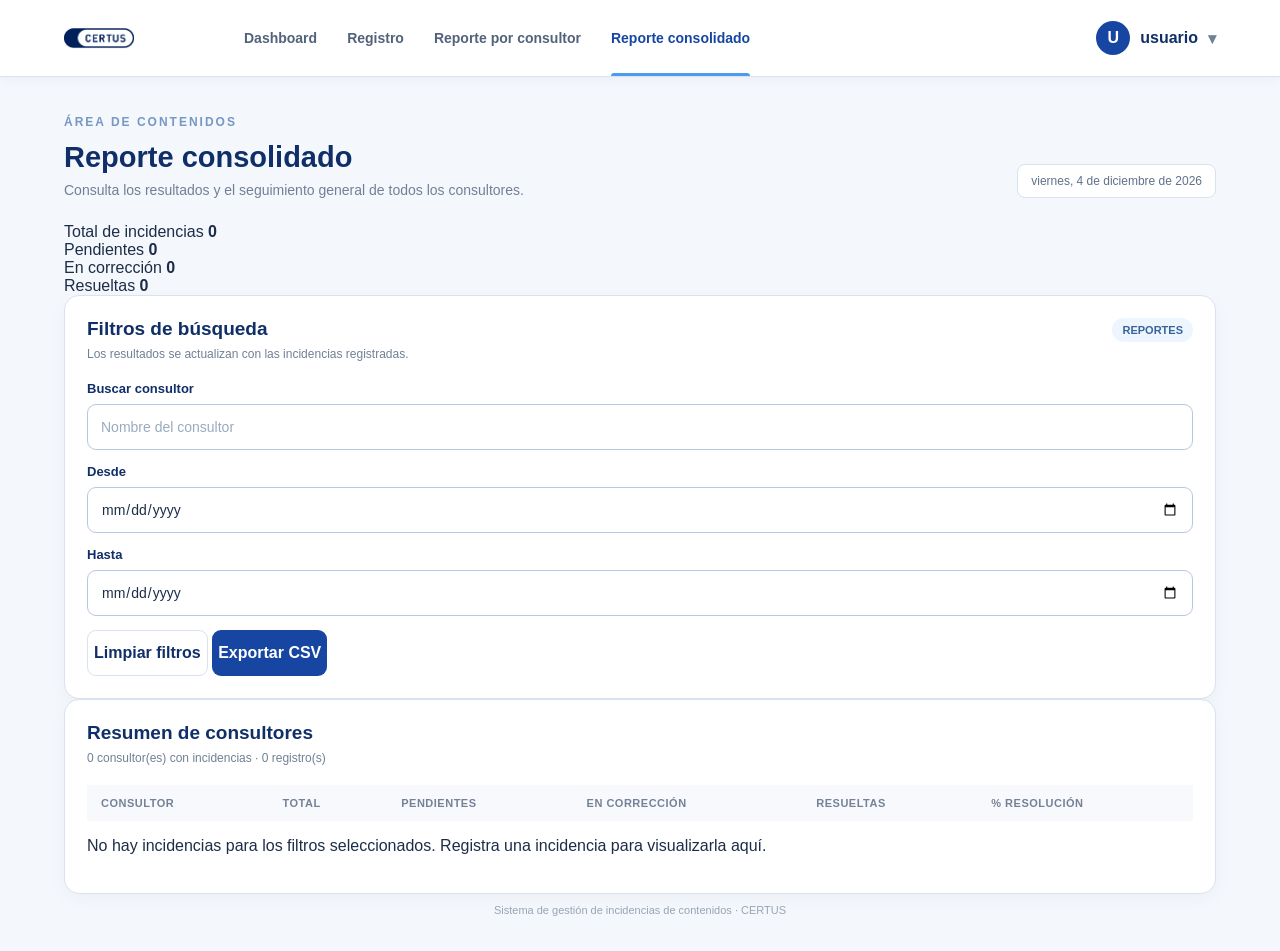
<file: reporte-consolidado.html>
<!DOCTYPE html>
<html lang="es">
<head>
    <meta charset="utf-8">
    <meta name="viewport" content="width=device-width, initial-scale=1">
    <title>Reporte consolidado | CERTUS</title>
    <link href="estilos.css" rel="stylesheet">
    <link href="reportes.css" rel="stylesheet">
</head>
<body class="dashboard-page">

    <header class="topbar">
        <a class="topbar-brand" href="dashboard.html">
            <img alt="CERTUS" src="img/icono1.png">
        </a>

        <button aria-label="Abrir menú" class="menu-toggle" id="menuToggle">
            ☰
        </button>

        <nav class="main-nav" id="mainNav">
            <a class="nav-link" href="dashboard.html">Dashboard</a>
            <a class="nav-link" href="incidencias.html">Registro</a>
            <a class="nav-link" href="reporte-consultor.html">Reporte por consultor</a>
            <a class="nav-link active" href="reporte-consolidado.html">Reporte consolidado</a>
        </nav>

        <div class="user-area">
            <button class="user-button" id="userButton">
                <span class="user-avatar">U</span>
                <span id="userName">Usuario CERTUS</span>
                <span class="chevron">▾</span>
            </button>

            <div class="user-menu hidden" id="userMenu">
                <p id="userEmail"></p>
                <button id="logoutButton" type="button">Cerrar sesión</button>
            </div>
        </div>
    </header>

    <main class="dashboard-main">

        <div class="welcome-row">
            <div>
                <p class="eyebrow">ÁREA DE CONTENIDOS</p>
                <h1>Reporte consolidado</h1>
                <p class="muted">
                    Consulta los resultados y el seguimiento general de todos los consultores.
                </p>
            </div>

            <div class="date-label" id="currentDate"></div>
        </div>

        <section class="report-stats">
            <article class="report-stat">
                <span>Total de incidencias</span>
                <strong id="total">0</strong>
            </article>

            <article class="report-stat">
                <span>Pendientes</span>
                <strong id="pendientes">0</strong>
            </article>

            <article class="report-stat">
                <span>En corrección</span>
                <strong id="correccion">0</strong>
            </article>

            <article class="report-stat">
                <span>Resueltas</span>
                <strong id="resueltas">0</strong>
            </article>
        </section>

        <section class="panel report-panel">
            <div class="panel-heading">
                <div>
                    <h2>Filtros de búsqueda</h2>
                    <p class="muted">
                        Los resultados se actualizan con las incidencias registradas.
                    </p>
                </div>

                <span class="panel-tag">REPORTES</span>
            </div>

            <div class="report-filters">
                <div class="field">
                    <label for="buscar">Buscar consultor</label>
                    <input id="buscar" placeholder="Nombre del consultor" type="search">
                </div>

                <div class="field">
                    <label for="desde">Desde</label>
                    <input id="desde" type="date">
                </div>

                <div class="field">
                    <label for="hasta">Hasta</label>
                    <input id="hasta" type="date">
                </div>
            </div>

            <div class="report-actions">
                <button class="button button-secondary" id="limpiarFiltros" type="button">
                    Limpiar filtros
                </button>

                <button class="button button-primary" id="exportar" type="button">
                    Exportar CSV
                </button>
            </div>
        </section>

        <section class="panel report-panel">
            <div class="panel-heading">
                <div>
                    <h2>Resumen de consultores</h2>
                    <p class="muted" id="resultadoInfo">
                        Cargando registros...
                    </p>
                </div>
            </div>

            <div class="table-wrap">
                <table class="report-table">
                    <thead>
                        <tr>
                            <th>Consultor</th>
                            <th>Total</th>
                            <th>Pendientes</th>
                            <th>En corrección</th>
                            <th>Resueltas</th>
                            <th>% resolución</th>
                        </tr>
                    </thead>

                    <tbody id="tablaReporte"></tbody>
                </table>
            </div>

            <p class="report-empty" hidden id="sinDatos">
                No hay incidencias para los filtros seleccionados.
                Registra una incidencia para visualizarla aquí.
            </p>
        </section>

        <footer class="dashboard-footer">
            Sistema de gestión de incidencias de contenidos · CERTUS
        </footer>

    </main>

    <div aria-live="polite" class="toast" id="toast" role="status"></div>

    <script src="reportes.js"></script>

</body>
</html>
</file>
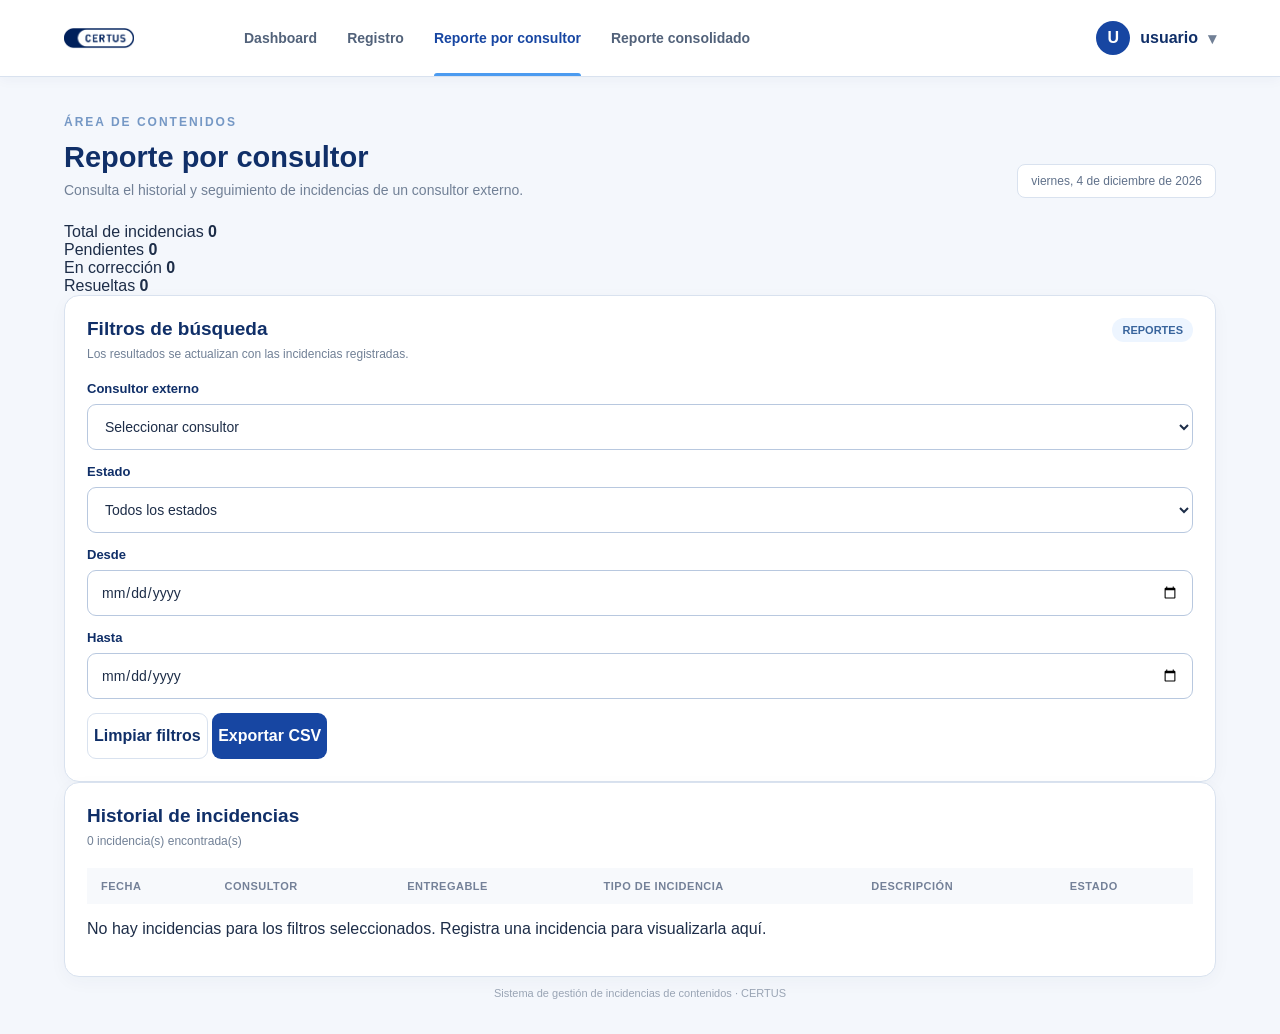
<file: reporte-consultor.html>
<!DOCTYPE html>
<html lang="es">
<head>
    <meta charset="utf-8">
    <meta content="width=device-width, initial-scale=1" name="viewport">
    <title>Reporte por consultor | CERTUS</title>
    <link href="estilos.css" rel="stylesheet">
    <link href="reportes.css" rel="stylesheet">
</head>

<body class="dashboard-page">

    <header class="topbar">
        <a class="topbar-brand" href="dashboard.html">
            <img alt="CERTUS" src="img/icono1.png">
        </a>

        <button aria-label="Abrir menú" class="menu-toggle" id="menuToggle">
            ☰
        </button>

        <nav class="main-nav" id="mainNav">
            <a class="nav-link" href="dashboard.html">Dashboard</a>
            <a class="nav-link" href="incidencias.html">Registro</a>
            <a class="nav-link active" href="reporte-consultor.html">
                Reporte por consultor
            </a>
            <a class="nav-link" href="reporte-consolidado.html">
                Reporte consolidado
            </a>
        </nav>

        <div class="user-area">
            <button class="user-button" id="userButton">
                <span class="user-avatar">U</span>
                <span id="userName">Usuario CERTUS</span>
                <span class="chevron">▾</span>
            </button>

            <div class="user-menu hidden" id="userMenu">
                <p id="userEmail"></p>
                <button id="logoutButton" type="button">
                    Cerrar sesión
                </button>
            </div>
        </div>
    </header>

    <main class="dashboard-main">

        <div class="welcome-row">
            <div>
                <p class="eyebrow">ÁREA DE CONTENIDOS</p>
                <h1>Reporte por consultor</h1>
                <p class="muted">
                    Consulta el historial y seguimiento de incidencias de un consultor externo.
                </p>
            </div>

            <div class="date-label" id="currentDate"></div>
        </div>

        <section class="report-stats">

            <article class="report-stat">
                <span>Total de incidencias</span>
                <strong id="total">0</strong>
            </article>

            <article class="report-stat">
                <span>Pendientes</span>
                <strong id="pendientes">0</strong>
            </article>

            <article class="report-stat">
                <span>En corrección</span>
                <strong id="correccion">0</strong>
            </article>

            <article class="report-stat">
                <span>Resueltas</span>
                <strong id="resueltas">0</strong>
            </article>

        </section>

        <section class="panel report-panel">

            <div class="panel-heading">
                <div>
                    <h2>Filtros de búsqueda</h2>
                    <p class="muted">
                        Los resultados se actualizan con las incidencias registradas.
                    </p>
                </div>

                <span class="panel-tag">REPORTES</span>
            </div>

            <div class="report-filters">

                <div class="field">
                    <label for="consultorFiltro">Consultor externo</label>
                    <select id="consultorFiltro">
                        <option value="">Seleccionar consultor</option>
                    </select>
                </div>

                <div class="field">
                    <label for="estadoFiltro">Estado</label>
                    <select id="estadoFiltro">
                        <option value="">Todos los estados</option>
                        <option>Pendiente</option>
                        <option>En corrección</option>
                        <option>Resuelto</option>
                    </select>
                </div>

                <div class="field">
                    <label for="desde">Desde</label>
                    <input id="desde" type="date">
                </div>

                <div class="field">
                    <label for="hasta">Hasta</label>
                    <input id="hasta" type="date">
                </div>

            </div>

            <div class="report-actions">
                <button class="button button-secondary" id="limpiarFiltros" type="button">
                    Limpiar filtros
                </button>

                <button class="button button-primary" id="exportar" type="button">
                    Exportar CSV
                </button>
            </div>

        </section>

        <section class="panel report-panel">

            <div class="panel-heading">
                <div>
                    <h2>Historial de incidencias</h2>
                    <p class="muted" id="resultadoInfo">
                        Cargando registros...
                    </p>
                </div>
            </div>

            <div class="table-wrap">
                <table class="report-table">

                    <thead>
                        <tr>
                            <th>Fecha</th>
                            <th>Consultor</th>
                            <th>Entregable</th>
                            <th>Tipo de incidencia</th>
                            <th>Descripción</th>
                            <th>Estado</th>
                        </tr>
                    </thead>

                    <tbody id="tablaReporte"></tbody>

                </table>
            </div>

            <p class="report-empty" hidden id="sinDatos">
                No hay incidencias para los filtros seleccionados.
                Registra una incidencia para visualizarla aquí.
            </p>

        </section>

        <footer class="dashboard-footer">
            Sistema de gestión de incidencias de contenidos · CERTUS
        </footer>

    </main>

    <div aria-live="polite" class="toast" id="toast" role="status"></div>

    <script src="reportes.js"></script>

</body>
</html>
</file>
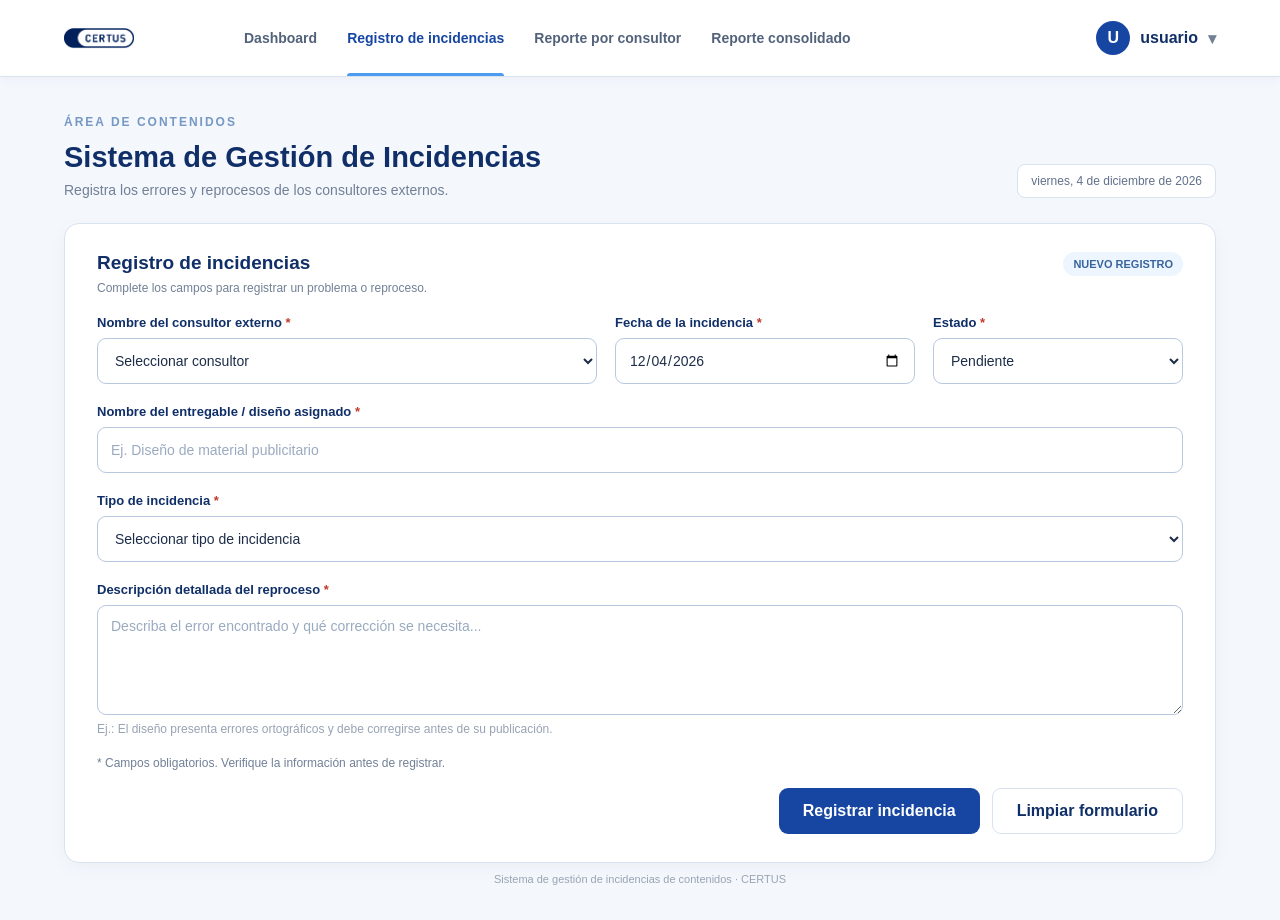
<file: public/incidencias.html>
<!DOCTYPE html>
<html lang="es">
<head>
  <meta charset="UTF-8">
  <meta name="viewport" content="width=device-width, initial-scale=1.0">
  <title>Registro de incidencias | Gestión de Formatos MINEDU</title>
  <link rel="stylesheet" href="estilos.css">
</head>
<body class="dashboard-page">
  <header class="topbar">
    <a class="topbar-brand" href="dashboard.html" aria-label="Inicio">
      <img src="img/icono1.png" alt="CERTUS" onerror="this.style.display='none'">
    </a>

    <button class="menu-toggle" id="menuToggle" aria-label="Abrir menú">☰</button>

    <nav class="main-nav" id="mainNav">
      <a class="nav-link" href="dashboard.html">Dashboard</a>
      <a class="nav-link active" href="incidencias.html">Registro de incidencias</a>
      <a class="nav-link" href="reporte-consultor.html">Reporte por consultor</a>
      <a class="nav-link" href="reporte-consolidado.html">Reporte consolidado</a>
    </nav>

    <div class="user-area">
      <button class="user-button" id="userButton">
        <span class="user-avatar">U</span>
        <span id="userName">Usuario CERTUS</span>
        <span class="chevron">▾</span>
      </button>
      <div class="user-menu hidden" id="userMenu">
        <p id="userEmail">usuario@certus.edu.pe</p>
        <button id="logoutButton" type="button">Cerrar sesión</button>
      </div>
    </div>
  </header>

  <main class="dashboard-main">
    <div class="welcome-row">
      <div>
        <p class="eyebrow">ÁREA DE CONTENIDOS</p>
        <h1>Sistema de Gestión de Incidencias</h1>
        <p class="muted">Registra los errores y reprocesos de los consultores externos.</p>
      </div>
      <div class="date-label" id="currentDate"></div>
    </div>

    <section class="panel form-panel">
      <div class="panel-heading">
        <div>
          <h2>Registro de incidencias</h2>
          <p class="muted">Complete los campos para registrar un problema o reproceso.</p>
        </div>
        <span class="panel-tag">NUEVO REGISTRO</span>
      </div>

      <form id="incidenciaForm" novalidate>
        <div class="form-row three">
          <div class="field">
            <label for="consultor">Nombre del consultor externo <span class="req">*</span></label>
            <select id="consultor" required>
              <option value="">Seleccionar consultor</option>
              <option>Consultor 01</option>
              <option>Consultor 02</option>
              <option>Consultor 03</option>
              <option>Consultor 04</option>
              <option>Consultor 05</option>
            </select>
            <small class="form-message"></small>
          </div>
          <div class="field">
            <label for="fecha">Fecha de la incidencia <span class="req">*</span></label>
            <input type="date" id="fecha" required>
            <small class="form-message"></small>
          </div>
          <div class="field">
            <label for="estado">Estado <span class="req">*</span></label>
            <select id="estado" required>
              <option>Pendiente</option>
              <option>En corrección</option>
              <option>Resuelto</option>
            </select>
            <small class="form-message"></small>
          </div>
        </div>

        <div class="field">
          <label for="entregable">Nombre del entregable / diseño asignado <span class="req">*</span></label>
          <input type="text" id="entregable" placeholder="Ej. Diseño de material publicitario" required>
          <small class="form-message"></small>
        </div>

        <div class="field">
          <label for="tipo">Tipo de incidencia <span class="req">*</span></label>
          <select id="tipo" required>
            <option value="">Seleccionar tipo de incidencia</option>
            <option>Error ortográfico o de redacción</option>
            <option>Error de formato</option>
            <option>Contenido incorrecto</option>
            <option>Incumplimiento de lineamientos</option>
            <option>Entrega fuera de plazo</option>
            <option>Otro</option>
          </select>
          <small class="form-message"></small>
        </div>

        <div class="field">
          <label for="descripcion">Descripción detallada del reproceso <span class="req">*</span></label>
          <textarea id="descripcion" rows="4" placeholder="Describa el error encontrado y qué corrección se necesita..." required></textarea>
          <small class="hint">Ej.: El diseño presenta errores ortográficos y debe corregirse antes de su publicación.</small>
          <small class="form-message"></small>
        </div>

        <p class="form-note">* Campos obligatorios. Verifique la información antes de registrar.</p>

        <div class="form-actions">
          <button type="submit" class="button button-primary">Registrar incidencia</button>
          <button type="button" id="limpiarBtn" class="button button-secondary">Limpiar formulario</button>
        </div>
      </form>
    </section>

    <footer class="dashboard-footer">Sistema de gestión de incidencias de contenidos · CERTUS</footer>
  </main>

  <div class="toast" id="toast" role="status" aria-live="polite"></div>
  <script src="script.js"></script>
  <script src="incidencias.js"></script>
</body>
</html>
</file>
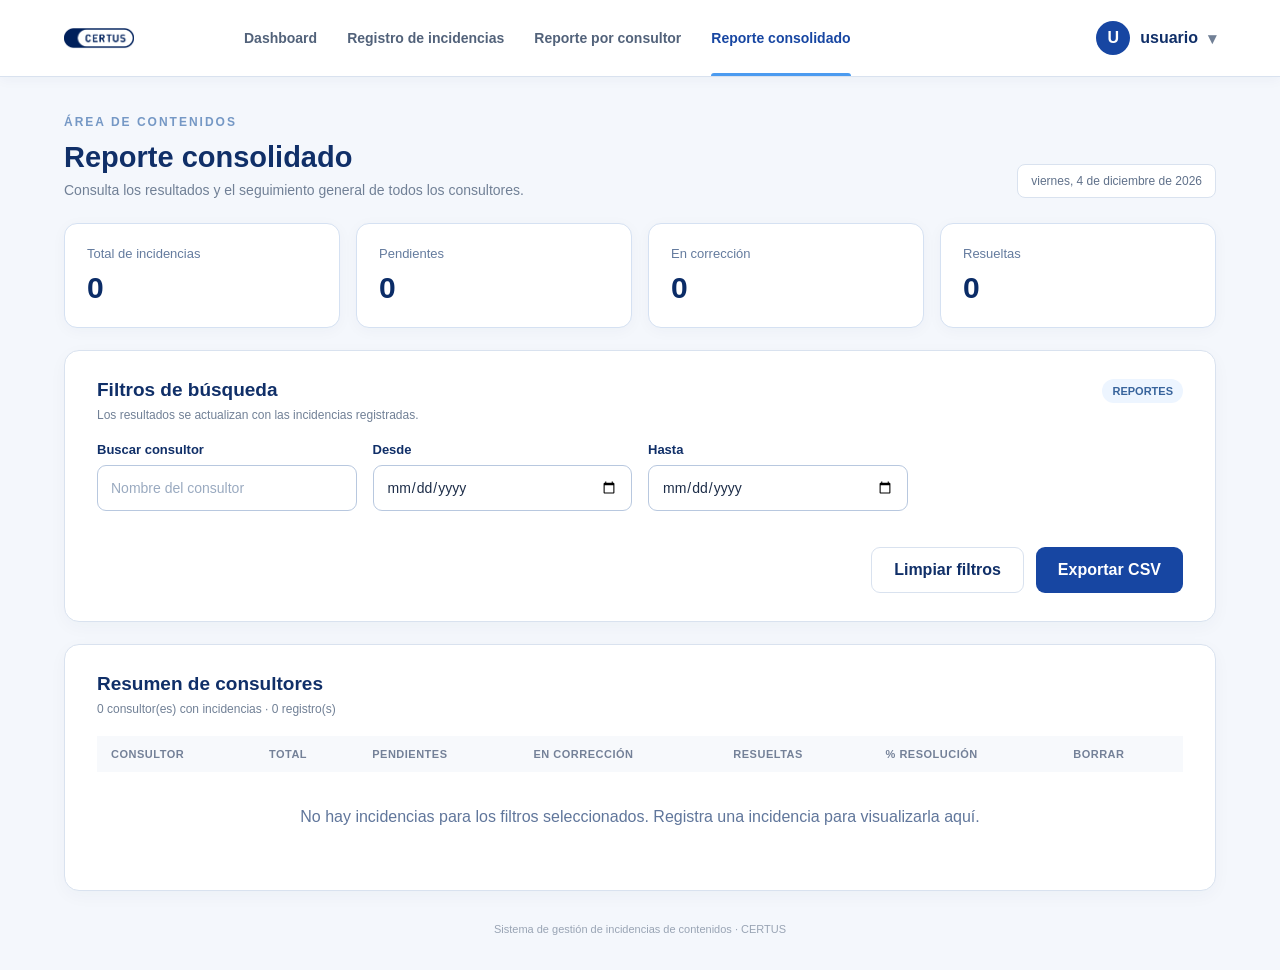
<file: public/reporte-consolidado.html>
<!DOCTYPE html>
<html lang="es">
<head>
    <meta charset="utf-8">
    <meta name="viewport" content="width=device-width, initial-scale=1">
    <title>Reporte consolidado | CERTUS</title>
    <link href="estilos.css" rel="stylesheet">
    <link href="reportes.css" rel="stylesheet">
</head>
<body class="dashboard-page">

    <header class="topbar">
        <a class="topbar-brand" href="dashboard.html">
            <img alt="CERTUS" src="img/icono1.png">
        </a>

        <button aria-label="Abrir menú" class="menu-toggle" id="menuToggle">
            ☰
        </button>

        <nav class="main-nav" id="mainNav">
            <a class="nav-link" href="dashboard.html">Dashboard</a>
            <a class="nav-link" href="incidencias.html">Registro de incidencias</a>
            <a class="nav-link" href="reporte-consultor.html">Reporte por consultor</a>
            <a class="nav-link active" href="reporte-consolidado.html">Reporte consolidado</a>
        </nav>

        <div class="user-area">
            <button class="user-button" id="userButton">
                <span class="user-avatar">U</span>
                <span id="userName">Usuario CERTUS</span>
                <span class="chevron">▾</span>
            </button>

            <div class="user-menu hidden" id="userMenu">
                <p id="userEmail"></p>
                <button id="logoutButton" type="button">Cerrar sesión</button>
            </div>
        </div>
    </header>

    <main class="dashboard-main">

        <div class="welcome-row">
            <div>
                <p class="eyebrow">ÁREA DE CONTENIDOS</p>
                <h1>Reporte consolidado</h1>
                <p class="muted">
                    Consulta los resultados y el seguimiento general de todos los consultores.
                </p>
            </div>

            <div class="date-label" id="currentDate"></div>
        </div>

        <section class="report-stats">
            <article class="report-stat">
                <span>Total de incidencias</span>
                <strong id="total">0</strong>
            </article>

            <article class="report-stat">
                <span>Pendientes</span>
                <strong id="pendientes">0</strong>
            </article>

            <article class="report-stat">
                <span>En corrección</span>
                <strong id="correccion">0</strong>
            </article>

            <article class="report-stat">
                <span>Resueltas</span>
                <strong id="resueltas">0</strong>
            </article>
        </section>

        <section class="panel report-panel">
            <div class="panel-heading">
                <div>
                    <h2>Filtros de búsqueda</h2>
                    <p class="muted">
                        Los resultados se actualizan con las incidencias registradas.
                    </p>
                </div>

                <span class="panel-tag">REPORTES</span>
            </div>

            <div class="report-filters">
                <div class="field">
                    <label for="buscar">Buscar consultor</label>
                    <input id="buscar" placeholder="Nombre del consultor" type="search">
                </div>

                <div class="field">
                    <label for="desde">Desde</label>
                    <input id="desde" type="date">
                </div>

                <div class="field">
                    <label for="hasta">Hasta</label>
                    <input id="hasta" type="date">
                </div>
            </div>

            <div class="report-actions">
                <button class="button button-secondary" id="limpiarFiltros" type="button">
                    Limpiar filtros
                </button>

                <button class="button button-primary" id="exportar" type="button">
                    Exportar CSV
                </button>
            </div>
        </section>

        <section class="panel report-panel">
            <div class="panel-heading">
                <div>
                    <h2>Resumen de consultores</h2>
                    <p class="muted" id="resultadoInfo">
                        Cargando registros...
                    </p>
                </div>
            </div>

            <div class="table-wrap">
                <table class="report-table">
                    <thead>
                        <tr>
                            <th>Consultor</th>
                            <th>Total</th>
                            <th>Pendientes</th>
                            <th>En corrección</th>
                            <th>Resueltas</th>
                            <th>% resolución</th>
                            <th>Borrar</th> 
                        </tr>
                    </thead>

                    <tbody id="tablaReporte"></tbody>
                </table>
            </div>

            <p class="report-empty" hidden id="sinDatos">
                No hay incidencias para los filtros seleccionados.
                Registra una incidencia para visualizarla aquí.
            </p>
        </section>

        <footer class="dashboard-footer">
            Sistema de gestión de incidencias de contenidos · CERTUS
        </footer>

    </main>

    <div aria-live="polite" class="toast" id="toast" role="status"></div>

    <script src="reportes.js"></script>

</body>
</html>
</file>
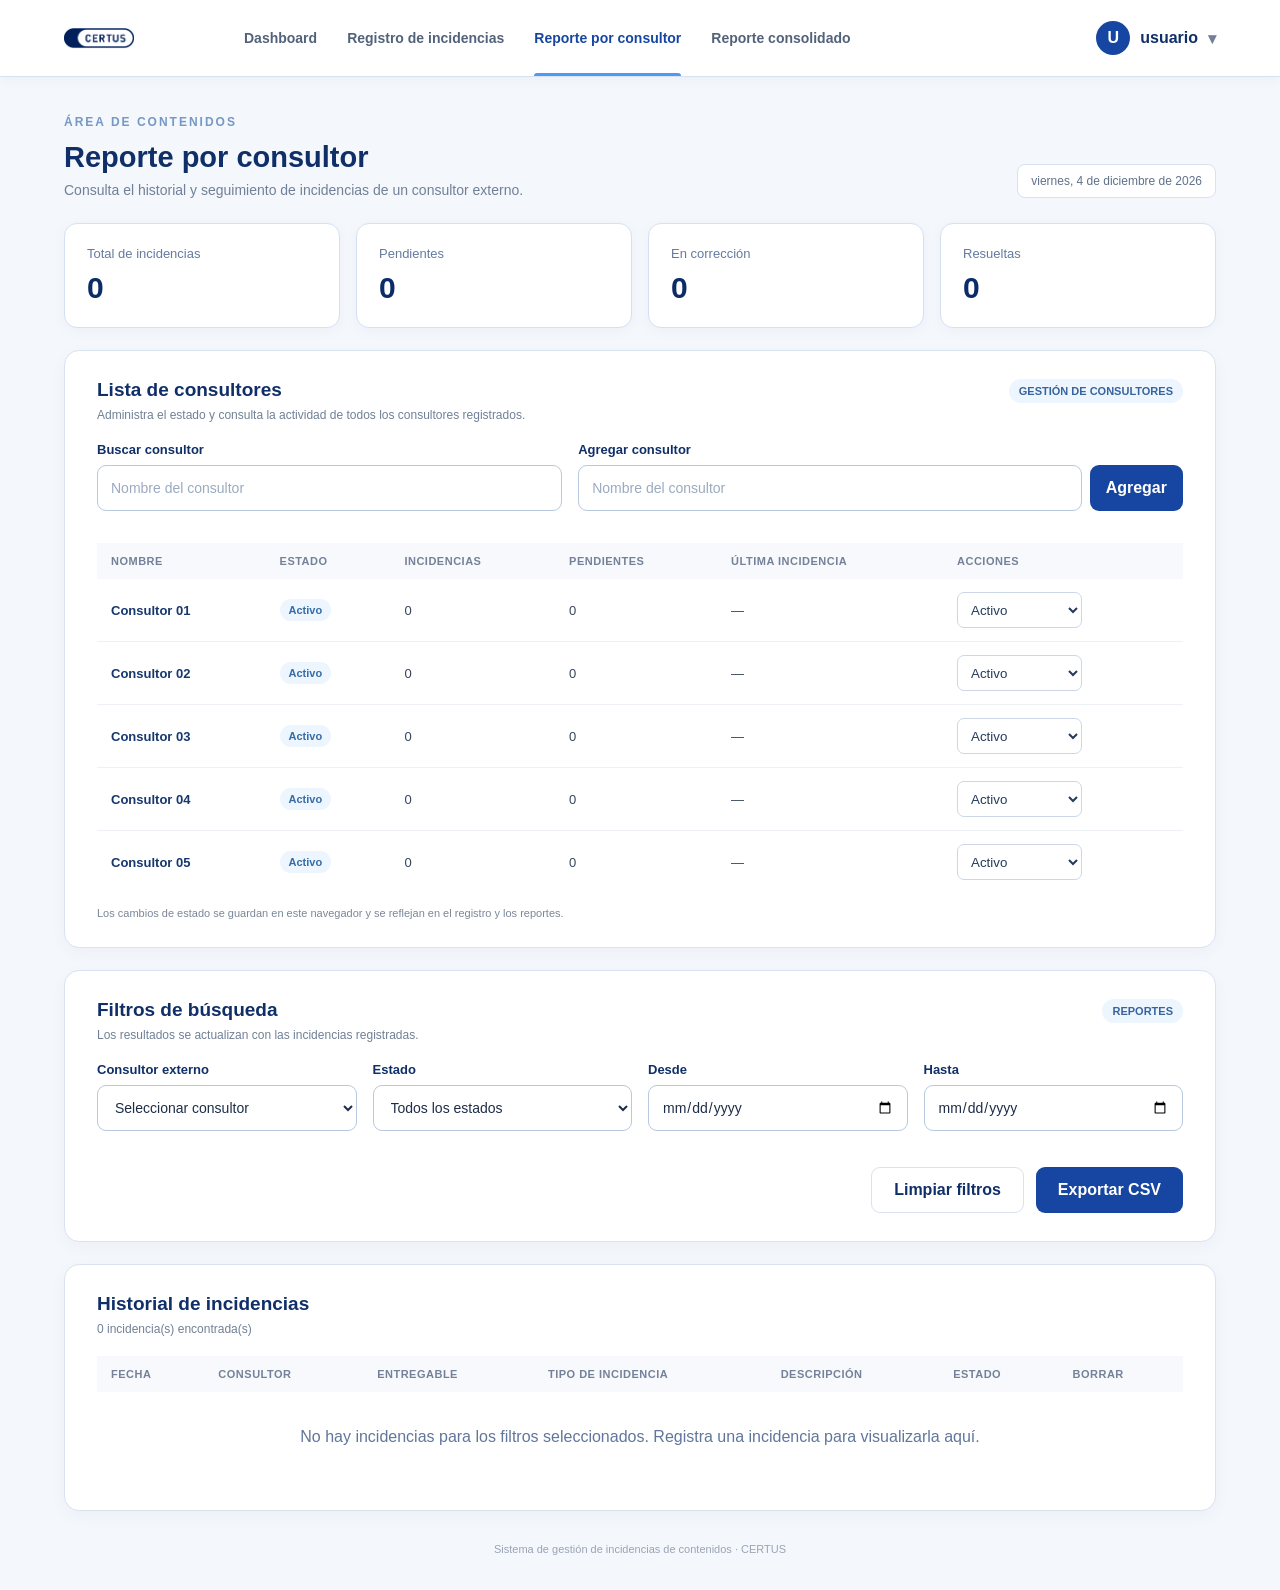
<file: public/reporte-consultor.html>
<!DOCTYPE html>
<html lang="es">
<head>
    <meta charset="utf-8">
    <meta content="width=device-width, initial-scale=1" name="viewport">
    <title>Reporte por consultor | CERTUS</title>
    <link href="estilos.css" rel="stylesheet">
    <link href="reportes.css" rel="stylesheet">
</head>

<body class="dashboard-page">

    <header class="topbar">
        <a class="topbar-brand" href="dashboard.html">
            <img alt="CERTUS" src="img/icono1.png">
        </a>

        <button aria-label="Abrir menú" class="menu-toggle" id="menuToggle">
            ☰
        </button>

        <nav class="main-nav" id="mainNav">
            <a class="nav-link" href="dashboard.html">Dashboard</a>
            <a class="nav-link" href="incidencias.html">Registro de incidencias</a>
            <a class="nav-link active" href="reporte-consultor.html">
                Reporte por consultor
            </a>
            <a class="nav-link" href="reporte-consolidado.html">
                Reporte consolidado
            </a>
        </nav>

        <div class="user-area">
            <button class="user-button" id="userButton">
                <span class="user-avatar">U</span>
                <span id="userName">Usuario CERTUS</span>
                <span class="chevron">▾</span>
            </button>

            <div class="user-menu hidden" id="userMenu">
                <p id="userEmail"></p>
                <button id="logoutButton" type="button">
                    Cerrar sesión
                </button>
            </div>
        </div>
    </header>

    <main class="dashboard-main">

        <div class="welcome-row">
            <div>
                <p class="eyebrow">ÁREA DE CONTENIDOS</p>
                <h1>Reporte por consultor</h1>
                <p class="muted">
                    Consulta el historial y seguimiento de incidencias de un consultor externo.
                </p>
            </div>

            <div class="date-label" id="currentDate"></div>
        </div>

        <section class="report-stats">

            <article class="report-stat">
                <span>Total de incidencias</span>
                <strong id="total">0</strong>
            </article>

            <article class="report-stat">
                <span>Pendientes</span>
                <strong id="pendientes">0</strong>
            </article>

            <article class="report-stat">
                <span>En corrección</span>
                <strong id="correccion">0</strong>
            </article>

            <article class="report-stat">
                <span>Resueltas</span>
                <strong id="resueltas">0</strong>
            </article>

        </section>

        <section class="panel report-panel consultants-panel">
            <div class="panel-heading">
                <div>
                    <h2>Lista de consultores</h2>
                    <p class="muted">Administra el estado y consulta la actividad de todos los consultores registrados.</p>
                </div>
                <span class="panel-tag">GESTIÓN DE CONSULTORES</span>
            </div>

            <div class="consultant-toolbar">
                <div class="field">
                    <label for="buscarConsultor">Buscar consultor</label>
                    <input id="buscarConsultor" type="search" placeholder="Nombre del consultor">
                </div>
                <div class="field">
                    <label for="nuevoConsultor">Agregar consultor</label>
                    <div class="add-consultant">
                        <input id="nuevoConsultor" type="text" maxlength="80" placeholder="Nombre del consultor">
                        <button class="button button-primary" id="agregarConsultor" type="button">Agregar</button>
                    </div>
                </div>
            </div>

            <div class="table-wrap">
                <table class="report-table consultant-table">
                    <thead>
                        <tr>
                            <th>Nombre</th>
                            <th>Estado</th>
                            <th>Incidencias</th>
                            <th>Pendientes</th>
                            <th>Última incidencia</th>
                            <th>Acciones</th>
                        </tr>
                    </thead>
                    <tbody id="tablaConsultores"></tbody>
                </table>
            </div>
            <p class="report-empty" hidden id="sinConsultores">No hay consultores registrados.</p>
            <p class="consultant-note">Los cambios de estado se guardan en este navegador y se reflejan en el registro y los reportes.</p>
        </section>

        <section class="panel report-panel">

            <div class="panel-heading">
                <div>
                    <h2>Filtros de búsqueda</h2>
                    <p class="muted">
                        Los resultados se actualizan con las incidencias registradas.
                    </p>
                </div>

                <span class="panel-tag">REPORTES</span>
            </div>

            <div class="report-filters">

                <div class="field">
                    <label for="consultorFiltro">Consultor externo</label>
                    <select id="consultorFiltro">
                        <option value="">Seleccionar consultor</option>
                    </select>
                </div>

                <div class="field">
                    <label for="estadoFiltro">Estado</label>
                    <select id="estadoFiltro">
                        <option value="">Todos los estados</option>
                        <option>Pendiente</option>
                        <option>En corrección</option>
                        <option>Resuelto</option>
                    </select>
                </div>

                <div class="field">
                    <label for="desde">Desde</label>
                    <input id="desde" type="date">
                </div>

                <div class="field">
                    <label for="hasta">Hasta</label>
                    <input id="hasta" type="date">
                </div>

            </div>

            <div class="report-actions">
                <button class="button button-secondary" id="limpiarFiltros" type="button">
                    Limpiar filtros
                </button>

                <button class="button button-primary" id="exportar" type="button">
                    Exportar CSV
                </button>
            </div>

        </section>

        <section class="panel report-panel">

            <div class="panel-heading">
                <div>
                    <h2>Historial de incidencias</h2>
                    <p class="muted" id="resultadoInfo">
                        Cargando registros...
                    </p>
                </div>
            </div>

            <div class="table-wrap">
                <table class="report-table">

                    <thead>
                        <tr>
                            <th>Fecha</th>
                            <th>Consultor</th>
                            <th>Entregable</th>
                            <th>Tipo de incidencia</th>
                            <th>Descripción</th>
                            <th>Estado</th>
                            <th>Borrar</th>
                            
                        </tr>
                    </thead>

                    <tbody id="tablaReporte"></tbody>

                </table>
            </div>

            <p class="report-empty" hidden id="sinDatos">
                No hay incidencias para los filtros seleccionados.
                Registra una incidencia para visualizarla aquí.
            </p>

        </section>

        <footer class="dashboard-footer">
            Sistema de gestión de incidencias de contenidos · CERTUS
        </footer>

    </main>

    <div aria-live="polite" class="toast" id="toast" role="status"></div>

    <script src="reportes.js"></script>

</body>
</html>
</file>
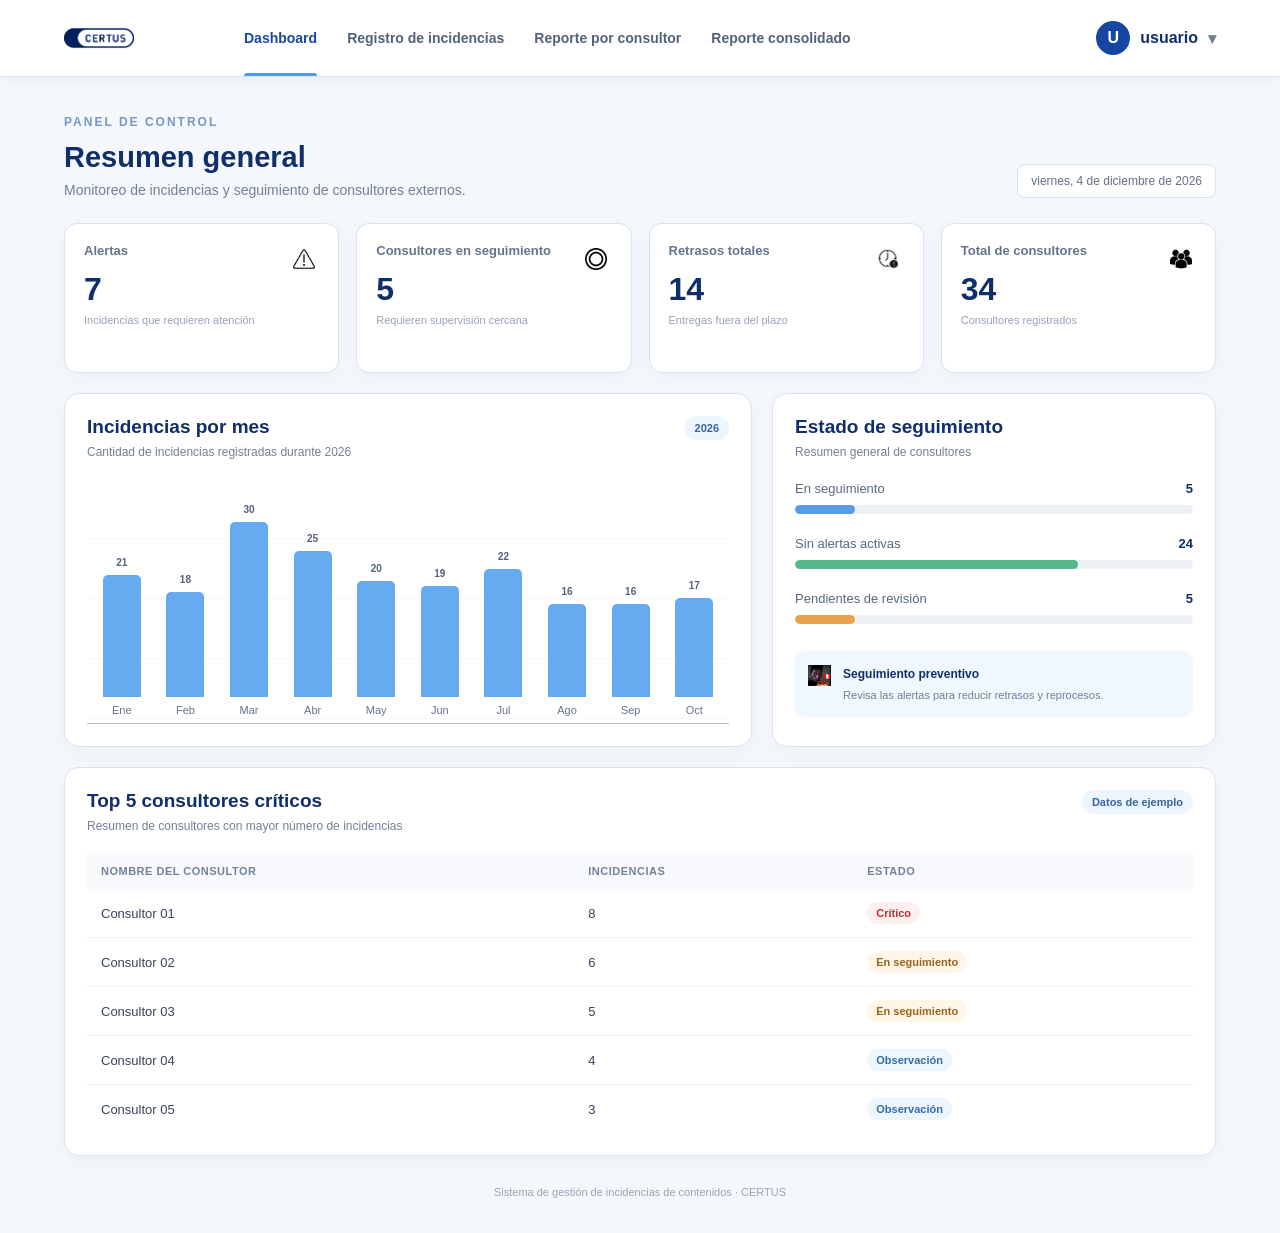
<file: Documents/ExpFormativas2/dashboard.html>
<!DOCTYPE html>
<html lang="es">
<head>
  <meta charset="UTF-8">
  <meta name="viewport" content="width=device-width, initial-scale=1.0">
  <title>Dashboard | Gestión de Formatos MINEDU</title>
  <link rel="stylesheet" href="estilos.css">
</head>
<body class="dashboard-page">
  <header class="topbar">
    <a class="topbar-brand" href="dashboard.html" aria-label="Inicio">
      <img src="img/icono1.png" alt="CERTUS" onerror="this.style.display='none'">
    </a>

    <button class="menu-toggle" id="menuToggle" aria-label="Abrir menú">☰</button>

    <nav class="main-nav" id="mainNav">
      <a class="nav-link active" href="dashboard.html">Dashboard</a>
      <a class="nav-link" href="incidencias.html">Registro de incidencias</a>
      <a class="nav-link" href="reporte-consultor.html">Reporte por consultor</a>
      <a class="nav-link" href="reporte-consolidado.html">Reporte consolidado</a>
    </nav>

    <div class="user-area">
      <button class="user-button" id="userButton">
        <span class="user-avatar">U</span>
        <span id="userName">Usuario CERTUS</span>
        <span class="chevron">▾</span>
      </button>
      <div class="user-menu hidden" id="userMenu">
        <p id="userEmail">usuario@certus.edu.pe</p>
        <button id="logoutButton" type="button">Cerrar sesión</button>
      </div>
    </div>
  </header>

  <main class="dashboard-main">
    <div class="welcome-row">
      <div>
        <p class="eyebrow">PANEL DE CONTROL</p>
        <h1>Resumen general</h1>
        <p class="muted">Monitoreo de incidencias y seguimiento de consultores externos.</p>
      </div>
      <div class="date-label" id="currentDate"></div>
    </div>

    <section class="stats-grid" aria-label="Indicadores generales">
      <article class="stat-card">
        <div class="stat-icon"><img src="img/icono4.png" alt="" onerror="this.style.display='none'"><span class="icon-fallback">!</span></div>
        <p class="stat-label">Alertas</p>
        <div class="stat-value">7</div>
        <p class="stat-detail">Incidencias que requieren atención</p>
      </article>
      <article class="stat-card">
        <div class="stat-icon"><img src="img/icono5.png" alt="" onerror="this.style.display='none'"><span class="icon-fallback">↗</span></div>
        <p class="stat-label">Consultores en seguimiento</p>
        <div class="stat-value">5</div>
        <p class="stat-detail">Requieren supervisión cercana</p>
      </article>
      <article class="stat-card">
        <div class="stat-icon"><img src="img/icono6.png" alt="" onerror="this.style.display='none'"><span class="icon-fallback">◷</span></div>
        <p class="stat-label">Retrasos totales</p>
        <div class="stat-value">14</div>
        <p class="stat-detail">Entregas fuera del plazo</p>
      </article>
      <article class="stat-card">
        <div class="stat-icon"><img src="img/icono7.png" alt="" onerror="this.style.display='none'"><span class="icon-fallback">♙</span></div>
        <p class="stat-label">Total de consultores</p>
        <div class="stat-value">34</div>
        <p class="stat-detail">Consultores registrados</p>
      </article>
    </section>

    <section class="content-grid">
      <article class="panel chart-panel">
        <div class="panel-heading">
          <div>
            <h2>Incidencias por mes</h2>
            <p class="muted">Cantidad de incidencias registradas durante 2026</p>
          </div>
          <span class="panel-tag">2026</span>
        </div>
        <div class="chart" id="monthlyChart" aria-label="Gráfico de incidencias por mes"></div>
      </article>

      <article class="panel activity-panel">
        <div class="panel-heading">
          <div>
            <h2>Estado de seguimiento</h2>
            <p class="muted">Resumen general de consultores</p>
          </div>
        </div>
        <div class="progress-item">
          <div class="progress-label"><span>En seguimiento</span><strong>5</strong></div>
          <div class="progress-track"><span class="progress-fill fill-blue" style="width:15%"></span></div>
        </div>
        <div class="progress-item">
          <div class="progress-label"><span>Sin alertas activas</span><strong>24</strong></div>
          <div class="progress-track"><span class="progress-fill fill-green" style="width:71%"></span></div>
        </div>
        <div class="progress-item">
          <div class="progress-label"><span>Pendientes de revisión</span><strong>5</strong></div>
          <div class="progress-track"><span class="progress-fill fill-orange" style="width:15%"></span></div>
        </div>
        <div class="notice-box">
          <img src="img/icono8.png" alt="" onerror="this.style.display='none'">
          <div><strong>Seguimiento preventivo</strong><p>Revisa las alertas para reducir retrasos y reprocesos.</p></div>
        </div>
      </article>
    </section>

    <section class="panel critical-panel">
      <div class="panel-heading">
        <div>
          <h2>Top 5 consultores críticos</h2>
          <p class="muted">Resumen de consultores con mayor número de incidencias</p>
        </div>
        <span class="panel-tag">Datos de ejemplo</span>
      </div>
      <div class="table-wrap">
        <table>
          <thead>
            <tr><th>Nombre del consultor</th><th>Incidencias</th><th>Estado</th></tr>
          </thead>
          <tbody>
            <tr><td>Consultor 01</td><td>8</td><td><span class="status status-danger">Crítico</span></td></tr>
            <tr><td>Consultor 02</td><td>6</td><td><span class="status status-warning">En seguimiento</span></td></tr>
            <tr><td>Consultor 03</td><td>5</td><td><span class="status status-warning">En seguimiento</span></td></tr>
            <tr><td>Consultor 04</td><td>4</td><td><span class="status status-info">Observación</span></td></tr>
            <tr><td>Consultor 05</td><td>3</td><td><span class="status status-info">Observación</span></td></tr>
          </tbody>
        </table>
      </div>
    </section>

    <footer class="dashboard-footer">Sistema de gestión de incidencias de contenidos · CERTUS</footer>
  </main>

  <div class="toast" id="toast" role="status" aria-live="polite"></div>
  <script src="script.js"></script>
</body>
</html>
</file>
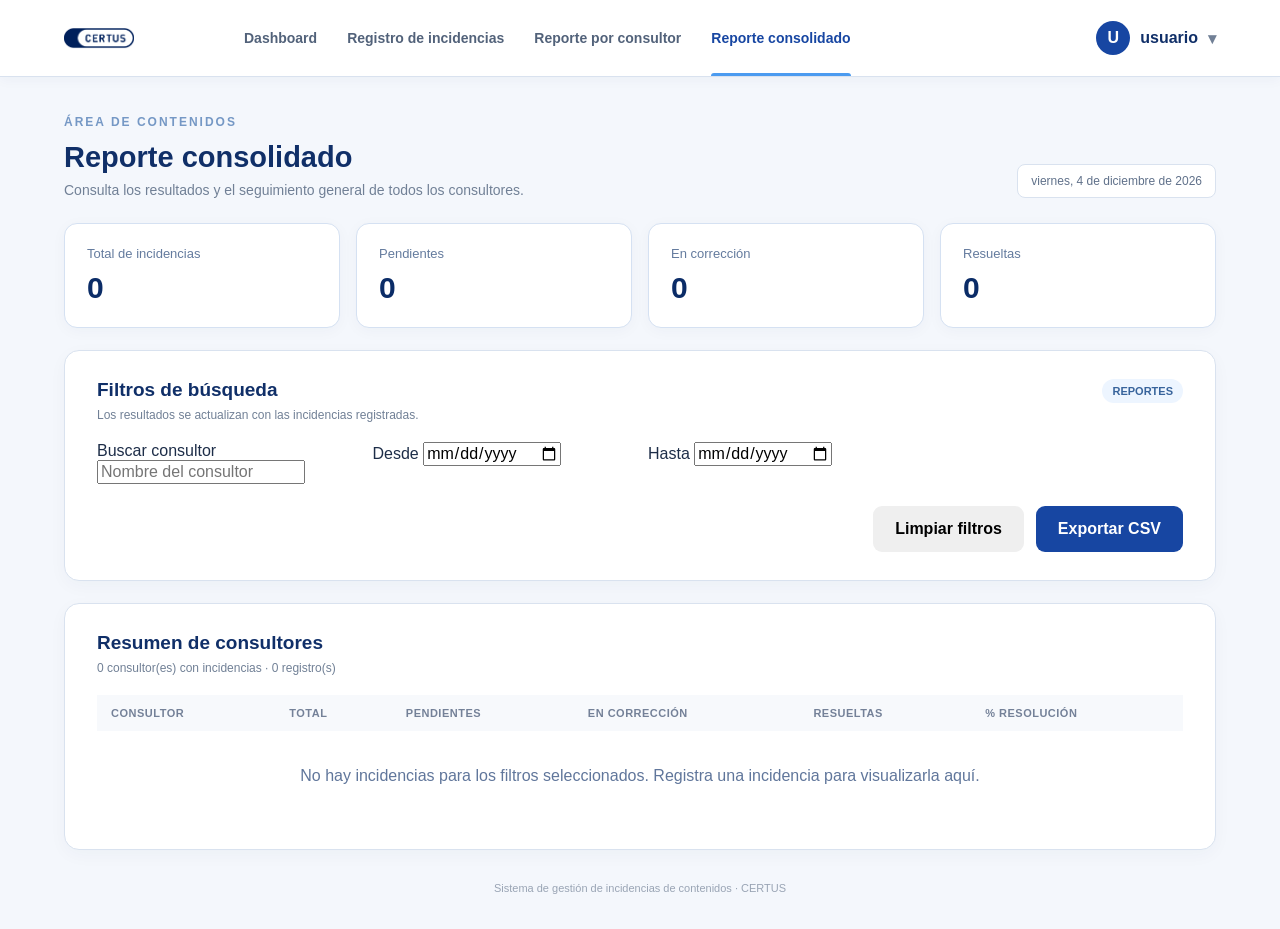
<file: Documents/ExpFormativas2/reporte-consolidado.html>
<!DOCTYPE html>
<html lang="es">
<head>
    <meta charset="UTF-8">
    <meta name="viewport" content="width=device-width, initial-scale=1">
    <title>Reporte consolidado | CERTUS</title>
    <link rel="stylesheet" href="estilos.css">
    <link rel="stylesheet" href="reportes.css">
</head>
<body class="dashboard-page">
    <header class="topbar">
        <a class="topbar-brand" href="dashboard.html">
            <img src="img/icono1.png" alt="CERTUS">
        </a>
        <button class="menu-toggle" id="menuToggle" aria-label="Abrir menú">☰</button>
        <nav class="main-nav" id="mainNav">
            <a class="nav-link" href="dashboard.html">Dashboard</a>
            <a class="nav-link" href="incidencias.html">Registro de incidencias</a>
            <a class="nav-link" href="reporte-consultor.html">Reporte por consultor</a>
            <a class="nav-link active" href="reporte-consolidado.html">Reporte consolidado</a>
        </nav>
        <div class="user-area">
            <button class="user-button" id="userButton">
                <span class="user-avatar">U</span>
                <span id="userName">Usuario CERTUS</span>
                <span class="chevron">▾</span>
            </button>
            <div class="user-menu hidden" id="userMenu">
                <p id="userEmail"></p>
                <button id="logoutButton" type="button">Cerrar sesión</button>
            </div>
        </div>
    </header>
    <main class="dashboard-main">
        <div class="welcome-row">
            <div>
                <p class="eyebrow">ÁREA DE CONTENIDOS</p>
                <h1>Reporte consolidado</h1>
                <p class="muted">Consulta los resultados y el seguimiento general de todos los consultores.</p>
            </div>
            <div class="date-label" id="currentDate"></div>
        </div>
        <section class="report-stats">
            <article class="report-stat">
                <span>Total de incidencias</span>
                <strong id="total">0</strong>
            </article>
            <article class="report-stat">
                <span>Pendientes</span>
                <strong id="pendientes">0</strong>
            </article>
            <article class="report-stat">
                <span>En corrección</span>
                <strong id="correccion">0</strong>
            </article>
            <article class="report-stat">
                <span>Resueltas</span>
                <strong id="resueltas">0</strong>
            </article>
        </section>
        <section class="panel report-panel">
            <div class="panel-heading">
                <div>
                    <h2>Filtros de búsqueda</h2>
                    <p class="muted">Los resultados se actualizan con las incidencias registradas.</p>
                </div>
                <span class="panel-tag">REPORTES</span>
            </div>
            <div class="report-filters">
                <div class="field">
                    <label for="buscar">Buscar consultor</label>
                    <input id="buscar" type="search" placeholder="Nombre del consultor">
                </div>
                <div class="field">
                    <label for="desde">Desde</label>
                    <input type="date" id="desde">
                </div>
                <div class="field">
                    <label for="hasta">Hasta</label>
                    <input type="date" id="hasta">
                </div>
            </div>
            <div class="report-actions">
                <button class="button button-secondary" id="limpiarFiltros" type="button">Limpiar filtros</button>
                <button class="button button-primary" id="exportar" type="button">Exportar CSV</button>
            </div>
        </section>
        <section class="panel report-panel">
            <div class="panel-heading">
                <div>
                    <h2>Resumen de consultores</h2>
                    <p class="muted" id="resultadoInfo">Cargando registros...</p>
                </div>
            </div>
            <div class="table-wrap">
                <table class="report-table">
                    <thead>
                        <tr>
                            <th>Consultor</th>
                            <th>Total</th>
                            <th>Pendientes</th>
                            <th>En corrección</th>
                            <th>Resueltas</th>
                            <th>% resolución</th>
                        </tr>
                    </thead>
                    <tbody id="tablaReporte"></tbody>
                </table>
            </div>
            <p class="report-empty" id="sinDatos" hidden>No hay incidencias para los filtros seleccionados. Registra una incidencia para visualizarla aquí.</p>
        </section>
        <footer class="dashboard-footer">
            Sistema de gestión de incidencias de contenidos · CERTUS
        </footer>
    </main>
    <div class="toast" id="toast" role="status" aria-live="polite"></div>
    <script src="reportes.js"></script>
</body>
</html>
</file>
<file: estilos.css>
:root {
  --navy: #102f68;
  --blue: #1746a2;
  --light-blue: #eaf3ff;
  --sky: #6aaef4;
  --text: #1d2d48;
  --muted: #718096;
  --border: #d9e2ef;
  --surface: #ffffff;
  --background: #f4f7fc;
  --shadow: 0 12px 35px rgba(20, 48, 95, 0.09);
}

* {
  box-sizing: border-box;
}

body {
  margin: 0;
  font-family: Arial, Helvetica, sans-serif;
  color: var(--text);
}

button,
input {
  font: inherit;
}

button {
  cursor: pointer;
}

/* INICIO DE SESIÓN */
.login-page {
  min-height: 100vh;
  background: var(--background);
}

.login-layout {
  min-height: 100vh;
  display: grid;
  grid-template-columns: 1fr 1fr;
}

.login-brand {
  position: relative;
  overflow: hidden;
  display: flex;
  flex-direction: column;
  justify-content: center;
  padding: 70px clamp(35px, 8vw, 120px);
  color: white;
  background: linear-gradient(145deg, #102f68, #1746a2 75%, #2866bd);
}

.brand-mark,
.topbar-brand {
  display: flex;
  align-items: center;
  gap: 10px;
  font-weight: 800;
  letter-spacing: 1px;
}

.brand-mark {
  position: absolute;
  top: 38px;
  left: 55px;
  z-index: 2;
}

.brand-mark img {
  width: 200px;
  height: 200px;
  object-fit: contain;
}

.brand-fallback {
  font-size: 21px;
}

.eyebrow {
  margin: 0 0 12px;
  font-size: 12px;
  font-weight: 700;
  letter-spacing: 2px;
  opacity: .8;
}

.login-brand h1 {
  margin: 0;
  font-size: clamp(34px, 4vw, 54px);
  line-height: 1.12;
}

.brand-description {
  max-width: 440px;
  margin-top: 22px;
  color: #dceaff;
  font-size: 17px;
  line-height: 1.7;
}

.brand-decoration {
  position: absolute;
  border: 2px solid rgba(255, 255, 255, .22);
  border-radius: 30px;
  transform: rotate(-35deg);
}

.decoration-one {
  width: 290px;
  height: 52px;
  left: -75px;
  top: 20%;
}

.decoration-two {
  width: 230px;
  height: 52px;
  right: -100px;
  bottom: 17%;
}

.brand-plus {
  position: absolute;
  right: 15%;
  top: 22%;
  color: rgba(255, 255, 255, .35);
  font-size: 65px;
  font-weight: 300;
}

.login-side {
  display: flex;
  flex-direction: column;
  align-items: center;
  justify-content: center;
  padding: 45px 25px 20px;
}

.login-card {
  width: min(100%, 430px);
  padding: 38px 42px 30px;
  border: 1px solid var(--border);
  border-radius: 20px;
  background: var(--surface);
  box-shadow: var(--shadow);
}

.login-logo {
  width: auto;
  height: auto;
  margin: 0 auto 15px;
  background: transparent;
}

.login-logo img {
  width: 140px;
  height: auto;
  object-fit: contain;
}

.login-logo-fallback {
  color: var(--blue);
  font-size: 12px;
  font-weight: 800;
}

.login-card h2 {
  margin: 0;
  text-align: center;
  color: var(--navy);
  font-size: 27px;
}

.muted {
  color: var(--muted);
}

.login-intro {
  margin: 10px 0 28px;
  text-align: center;
  font-size: 14px;
}

.login-card label {
  display: block;
  margin-bottom: 9px;
  color: var(--navy);
  font-size: 14px;
  font-weight: 700;
}

.login-card input {
  width: 100%;
  height: 48px;
  padding: 0 13px;
  border: 1.5px solid #b8c8df;
  border-radius: 9px;
  outline: none;
}

.login-card input:focus {
  border-color: var(--blue);
  box-shadow: 0 0 0 3px rgba(23, 70, 162, .1);
}

.login-card input::placeholder {
  color: #9aaac0;
}

.form-message {
  display: block;
  min-height: 20px;
  margin-top: 6px;
  color: #c0392b;
  font-size: 12px;
}

.button {
  min-height: 46px;
  border: 0;
  border-radius: 9px;
  font-weight: 700;
  transition: .2s ease;
}

.button:hover {
  transform: translateY(-1px);
}

.button-full {
  width: 100%;
}

.button-primary {
  color: white;
  background: var(--blue);
}

.button-primary:hover {
  background: #103887;
}

.separator {
  display: flex;
  align-items: center;
  gap: 12px;
  margin: 23px 0;
  color: #98a5b7;
  font-size: 12px;
}

.separator::before,
.separator::after {
  content: "";
  height: 1px;
  flex: 1;
  background: var(--border);
}

.button-google {
  display: flex;
  align-items: center;
  justify-content: center;
  gap: 10px;
  color: var(--text);
  border: 1px solid var(--border);
  background: white;
}

.button-google:hover {
  background: #f7faff;
}

.button-google img {
  width: 20px;
  height: 20px;
  object-fit: contain;
}

.login-help {
  display: flex;
  flex-direction: column;
  align-items: center;
  gap: 8px;
  margin-top: 32px;
  font-size: 13px;
}

.login-help a {
  color: #397ac5;
  font-weight: 700;
  text-decoration: none;
}

.login-help a:hover {
  text-decoration: underline;
}

.login-note {
  margin: 30px 0 0;
  text-align: center;
  color: var(--muted);
  font-size: 11px;
}

.page-footer {
  margin-top: 22px;
  color: #8794a8;
  font-size: 11px;
}

/* DASHBOARD */
.dashboard-page {
  min-height: 100vh;
  background: var(--background);
}

.topbar {
  position: sticky;
  top: 0;
  z-index: 10;
  min-height: 76px;
  display: flex;
  align-items: center;
  gap: 35px;
  padding: 0 clamp(20px, 5vw, 75px);
  background: white;
  border-bottom: 1px solid var(--border);
  box-shadow: 0 3px 12px rgba(20, 48, 95, .04);
}

.topbar-brand {
  min-width: 145px;
  color: var(--navy);
  text-decoration: none;
}

.topbar-brand img {
  width: 70px;
  height: 70px;
  object-fit: contain;
}

.main-nav {
  display: flex;
  align-items: center;
  gap: 30px;
  flex: 1;
  height: 76px;
}

.nav-link {
  position: relative;
  display: flex;
  align-items: center;
  height: 100%;
  color: #52627a;
  text-decoration: none;
  font-size: 14px;
  font-weight: 700;
}

.nav-link:hover,
.nav-link.active {
  color: var(--blue);
}

.nav-link.active::after {
  content: "";
  position: absolute;
  bottom: 0;
  left: 0;
  right: 0;
  height: 3px;
  border-radius: 3px 3px 0 0;
  background: #4b9bf0;
}

.user-area {
  position: relative;
}

.user-button {
  display: flex;
  align-items: center;
  gap: 10px;
  padding: 7px 0;
  border: 0;
  color: var(--navy);
  background: transparent;
  font-weight: 700;
}

.user-avatar {
  width: 34px;
  height: 34px;
  display: grid;
  place-items: center;
  border-radius: 50%;
  color: white;
  background: var(--blue);
}

.chevron {
  color: var(--muted);
}

.user-menu {
  position: absolute;
  top: 48px;
  right: 0;
  width: 220px;
  padding: 13px;
  border: 1px solid var(--border);
  border-radius: 10px;
  background: white;
  box-shadow: var(--shadow);
}

.user-menu p {
  overflow-wrap: anywhere;
  margin: 3px 0 12px;
  color: var(--muted);
  font-size: 12px;
}

.user-menu button {
  width: 100%;
  padding: 9px;
  border: 0;
  border-radius: 7px;
  color: #a42b2b;
  background: #fff0f0;
  text-align: left;
}

.hidden {
  display: none;
}

.menu-toggle {
  display: none;
  border: 0;
  background: transparent;
  color: var(--navy);
  font-size: 24px;
}

.dashboard-main {
  max-width: 1440px;
  margin: 0 auto;
  padding: 38px clamp(20px, 5vw, 75px) 25px;
}

.welcome-row {
  display: flex;
  align-items: flex-end;
  justify-content: space-between;
  gap: 20px;
  margin-bottom: 25px;
}

.welcome-row h1 {
  margin: 0;
  color: var(--navy);
  font-size: 29px;
}

.welcome-row .muted {
  margin: 8px 0 0;
  font-size: 14px;
}

.welcome-row .eyebrow {
  color: #5681b8;
}

.date-label {
  padding: 9px 13px;
  border: 1px solid var(--border);
  border-radius: 8px;
  color: #60718a;
  background: white;
  font-size: 12px;
}

.stats-grid {
  display: grid;
  grid-template-columns: repeat(4, 1fr);
  gap: 17px;
  margin-bottom: 20px;
}

.stat-card {
  position: relative;
  min-height: 150px;
  padding: 19px;
  border: 1px solid var(--border);
  border-radius: 13px;
  background: white;
  box-shadow: 0 5px 18px rgba(20, 48, 95, .035);
}

.stat-icon {
  position: absolute;
  top: 17px;
  right: 17px;
  width: 35px;
  height: 35px;
  display: grid;
  place-items: center;
  font-size: 20px;
  font-weight: 700;
}

.stat-icon img {
  max-width: 22px;
  max-height: 22px;
  object-fit: contain;
}

.icon-fallback {
  display: none;
}

.stat-label {
  max-width: 78%;
  margin: 0 0 13px;
  color: #64748b;
  font-size: 13px;
  font-weight: 700;
}

.stat-value {
  color: var(--navy);
  font-size: 32px;
  font-weight: 800;
}

.stat-detail {
  margin: 6px 0 0;
  color: #98a3b3;
  font-size: 11px;
}

.content-grid {
  display: grid;
  grid-template-columns: 1.55fr 1fr;
  gap: 20px;
  margin-bottom: 20px;
}

.panel {
  min-width: 0;
  padding: 22px;
  border: 1px solid var(--border);
  border-radius: 15px;
  background: white;
  box-shadow: 0 5px 18px rgba(20, 48, 95, .035);
}

.panel-heading {
  display: flex;
  align-items: flex-start;
  justify-content: space-between;
  gap: 15px;
  margin-bottom: 20px;
}

.panel-heading h2 {
  margin: 0;
  color: var(--navy);
  font-size: 19px;
}

.panel-heading .muted {
  margin: 7px 0 0;
  font-size: 12px;
}

.panel-tag {
  flex-shrink: 0;
  padding: 6px 10px;
  border-radius: 20px;
  color: #38649c;
  background: #edf5ff;
  font-size: 11px;
  font-weight: 700;
}

.chart {
  height: 245px;
  display: flex;
  align-items: flex-end;
  justify-content: space-around;
  gap: 10px;
  padding: 20px 8px 0;
  border-bottom: 1px solid #aebdd0;
  background: repeating-linear-gradient(to bottom, transparent 0, transparent 59px, #edf1f6 60px);
}

.chart-column {
  height: 100%;
  flex: 1;
  display: flex;
  flex-direction: column;
  justify-content: flex-end;
  align-items: center;
  gap: 7px;
  min-width: 0;
}

.chart-value {
  color: #52627a;
  font-size: 10px;
  font-weight: 700;
}

.chart-bar {
  width: min(38px, 75%);
  min-height: 4px;
  border-radius: 5px 5px 0 0;
  background: #66aaf0;
  transition: height .3s ease;
}

.chart-month {
  padding-bottom: 7px;
  color: #65748a;
  font-size: 11px;
}

.progress-item {
  margin: 22px 0;
}

.progress-label {
  display: flex;
  justify-content: space-between;
  margin-bottom: 9px;
  color: #58677e;
  font-size: 13px;
}

.progress-label strong {
  color: var(--navy);
}

.progress-track {
  height: 9px;
  overflow: hidden;
  border-radius: 20px;
  background: #edf1f6;
}

.progress-fill {
  display: block;
  height: 100%;
  border-radius: 20px;
}

.fill-blue {
  background: #579be9;
}

.fill-green {
  background: #55b98a;
}

.fill-orange {
  background: #e8a34b;
}

.notice-box {
  display: flex;
  align-items: flex-start;
  gap: 12px;
  margin-top: 27px;
  padding: 13px;
  border-radius: 10px;
  background: #f1f7ff;
}

.notice-box img {
  width: 23px;
  height: 23px;
  object-fit: contain;
}

.notice-box strong {
  color: var(--navy);
  font-size: 12px;
}

.notice-box p {
  margin: 5px 0 0;
  color: #6f7f95;
  font-size: 11px;
  line-height: 1.5;
}

.critical-panel {
  margin-bottom: 20px;
}

.table-wrap {
  overflow-x: auto;
}

table {
  width: 100%;
  border-collapse: collapse;
  text-align: left;
}

th {
  padding: 12px 14px;
  color: #748198;
  background: #f7f9fc;
  font-size: 11px;
  text-transform: uppercase;
  letter-spacing: .5px;
}

td {
  padding: 13px 14px;
  border-bottom: 1px solid #edf1f6;
  color: #35445b;
  font-size: 13px;
}

tbody tr:last-child td {
  border-bottom: 0;
}

.status {
  display: inline-block;
  padding: 5px 9px;
  border-radius: 20px;
  font-size: 11px;
  font-weight: 700;
}

.status-danger {
  color: #b83232;
  background: #fff0f0;
}

.status-warning {
  color: #9a641c;
  background: #fff6e7;
}

.status-info {
  color: #356ca8;
  background: #edf5ff;
}

.dashboard-footer {
  padding: 10px 0;
  color: #99a4b4;
  text-align: center;
  font-size: 11px;
}

.toast {
  position: fixed;
  right: 22px;
  bottom: 22px;
  z-index: 30;
  max-width: 320px;
  padding: 13px 17px;
  border-radius: 9px;
  color: white;
  background: #183d79;
  box-shadow: var(--shadow);
  opacity: 0;
  pointer-events: none;
  transform: translateY(10px);
  transition: .25s ease;
  font-size: 13px;
}

.toast.show {
  opacity: 1;
  transform: translateY(0);
}

@media (max-width: 950px) {
  .login-layout {
    grid-template-columns: .85fr 1.15fr;
  }

  .login-brand {
    padding: 55px 35px;
  }

  .brand-mark {
    left: 35px;
  }

  .stats-grid {
    grid-template-columns: repeat(2, 1fr);
  }

  .topbar {
    gap: 20px;
    padding: 0 22px;
  }

  .main-nav {
    gap: 18px;
  }
}

@media (max-width: 700px) {
  .login-layout {
    display: block;
  }

  .login-brand {
    min-height: 230px;
    padding: 90px 28px 30px;
  }

  .brand-mark {
    top: 25px;
    left: 28px;
  }

  .login-brand h1 {
    font-size: 32px;
  }

  .brand-description {
    margin-top: 12px;
    font-size: 14px;
  }

  .brand-plus {
    top: 25%;
    right: 10%;
  }

  .login-side {
    padding: 28px 16px;
  }

  .login-card {
    padding: 30px 24px 25px;
  }

  .topbar {
    min-height: 65px;
    justify-content: space-between;
    flex-wrap: wrap;
  }

  .topbar-brand {
    min-width: auto;
  }

  .menu-toggle {
    display: block;
    margin-left: auto;
  }

  .main-nav {
    display: none;
    order: 3;
    width: 100%;
    height: auto;
    flex-direction: column;
    align-items: stretch;
    gap: 0;
    padding-bottom: 10px;
  }

  .main-nav.open {
    display: flex;
  }

  .nav-link {
    min-height: 42px;
  }

  .nav-link.active::after {
    right: auto;
    width: 55px;
  }

  .user-area {
    order: 2;
  }

  .user-button #userName {
    display: none;
  }

  .dashboard-main {
    padding-top: 27px;
  }

  .welcome-row {
    align-items: flex-start;
    flex-direction: column;
  }

  .welcome-row h1 {
    font-size: 25px;
  }

  .content-grid {
    grid-template-columns: 1fr;
  }
}

@media (max-width: 440px) {
  .stats-grid {
    grid-template-columns: 1fr 1fr;
    gap: 10px;
  }

  .stat-card {
    min-height: 142px;
    padding: 13px;
  }

  .stat-icon {
    top: 12px;
    right: 12px;
    width: 29px;
    height: 29px;
  }

  .stat-label {
    font-size: 11px;
  }

  .stat-value {
    font-size: 27px;
  }

  .stat-detail {
    font-size: 10px;
  }

  .panel {
    padding: 16px;
  }

  .panel-heading h2 {
    font-size: 17px;
  }

  .chart {
    gap: 4px;
    height: 210px;
  }

  .chart-month {
    font-size: 9px;
  }

  .chart-value {
    font-size: 9px;
  }

  td,
  th {
    padding: 11px 9px;
    white-space: nowrap;
  }
}
/* REGISTRO DE INCIDENCIAS */
.form-panel {
  padding: 28px 32px;
}

.form-row.three {
  display: grid;
  grid-template-columns: 2fr 1.2fr 1fr;
  gap: 18px;
}

.field {
  display: flex;
  flex-direction: column;
  margin-bottom: 14px;
}

.field label {
  margin-bottom: 8px;
  color: var(--navy);
  font-size: 13px;
  font-weight: 700;
}

.req {
  color: #c0392b;
}

.field input,
.field select,
.field textarea {
  width: 100%;
  padding: 0 13px;
  border: 1.5px solid #b8c8df;
  border-radius: 9px;
  outline: none;
  color: var(--text);
  background: white;
  font: inherit;
  font-size: 14px;
}

.field input,
.field select {
  height: 46px;
}

.field textarea {
  min-height: 110px;
  padding: 12px 13px;
  resize: vertical;
}

.field input::placeholder,
.field textarea::placeholder {
  color: #9aaac0;
}

.field input:focus,
.field select:focus,
.field textarea:focus {
  border-color: var(--blue);
  box-shadow: 0 0 0 3px rgba(23, 70, 162, .1);
}

.field.invalid input,
.field.invalid select,
.field.invalid textarea {
  border-color: #c0392b;
}

.field .form-message {
  min-height: 0;
}

.hint {
  margin-top: 7px;
  color: #98a3b3;
  font-size: 12px;
}

.form-note {
  margin: 6px 0 18px;
  color: var(--muted);
  font-size: 12px;
}

.form-actions {
  display: flex;
  justify-content: flex-end;
  gap: 12px;
  flex-wrap: wrap;
}

.form-actions .button {
  padding: 0 24px;
}

.button-secondary {
  color: var(--navy);
  border: 1px solid var(--border);
  background: white;
}

.button-secondary:hover {
  background: var(--light-blue);
}

@media (max-width: 700px) {
  .form-panel {
    padding: 20px 16px;
  }

  .form-row.three {
    grid-template-columns: 1fr;
    gap: 0;
  }

  .form-actions .button {
    width: 100%;
  }
}
</file>
<file: reportes.css>
/* Estilos adicionales; reutiliza los estilos originales de CERTUS *
.report-stats {
    display: grid;
    grid-template-columns: repeat(4, minmax(0, 1fr));
    gap: 16px;
    margin: 22px 0;
}

.report-stat {
    background: white;
    border: 1px solid #d5e1f2;
    border-radius: 13px;
    padding: 22px;
    box-shadow: 0 3px 15px rgba(18, 47, 99, .035);
}

.report-stat span {
    display: block;
    color: #647b9e;
    font-size: 13px;
    margin-bottom: 10px;
}

.report-stat strong {
    font-size: 30px;
    color: #0b2c67;
}

.report-panel {
    margin-bottom: 22px;
    padding: 28px 32px;
}

.report-filters {
    display: grid;
    grid-template-columns: repeat(4, minmax(0, 1fr));
    gap: 16px;
    margin-top: 18px;
}

.report-filters .field {
    min-width: 0;
}

.report-actions {
    display: flex;
    justify-content: flex-end;
    gap: 12px;
    margin-top: 22px;
}

.report-actions .button {
    padding: 12px 22px;
}

.report-table {
    width: 100%;
    min-width: 790px;
}

.report-table td {
    vertical-align: middle;
}

.report-table td:nth-child(5) {
    max-width: 300px;
    overflow-wrap: anywhere;
}

.report-empty {
    padding: 20px;
    color: #60769b;
    text-align: center;
}

.report-table .status {
    white-space: nowrap;
}

.report-table tbody tr:hover {
    background: #f5f8fe;
}

@media (max-width: 1000px) {
    .report-filters {
        grid-template-columns: repeat(2, minmax(0, 1fr));
    }

    .report-stats {
        grid-template-columns: repeat(2, minmax(0, 1fr));
    }
}

@media (max-width: 600px) {
    .report-filters,
    .report-stats {
        grid-template-columns: 1fr;
    }

    .report-panel {
        padding: 20px 15px;
    }

    .report-actions {
        flex-wrap: wrap;
    }

    .report-actions .button {
        flex: 1;
    }
}
</file>
<file: public/estilos.css>
:root {
  --navy: #102f68;
  --blue: #1746a2;
  --light-blue: #eaf3ff;
  --sky: #6aaef4;
  --text: #1d2d48;
  --muted: #718096;
  --border: #d9e2ef;
  --surface: #ffffff;
  --background: #f4f7fc;
  --shadow: 0 12px 35px rgba(20, 48, 95, 0.09);
}

* {
  box-sizing: border-box;
}

body {
  margin: 0;
  font-family: Arial, Helvetica, sans-serif;
  color: var(--text);
}

button,
input {
  font: inherit;
}

button {
  cursor: pointer;
}

/* INICIO DE SESIÓN */
.login-page {
  min-height: 100vh;
  background: var(--background);
}

.login-layout {
  min-height: 100vh;
  display: grid;
  grid-template-columns: 1fr 1fr;
}

.login-brand {
  position: relative;
  overflow: hidden;
  display: flex;
  flex-direction: column;
  justify-content: center;
  padding: 70px clamp(35px, 8vw, 120px);
  color: white;
  background: linear-gradient(145deg, #102f68, #1746a2 75%, #2866bd);
}

.brand-mark,
.topbar-brand {
  display: flex;
  align-items: center;
  gap: 10px;
  font-weight: 800;
  letter-spacing: 1px;
}

.brand-mark {
  position: absolute;
  top: 38px;
  left: 55px;
  z-index: 2;
}

.brand-mark img {
  width: 200px;
  height: 200px;
  object-fit: contain;
}

.brand-fallback {
  font-size: 21px;
}

.eyebrow {
  margin: 0 0 12px;
  font-size: 12px;
  font-weight: 700;
  letter-spacing: 2px;
  opacity: .8;
}

.login-brand h1 {
  margin: 0;
  font-size: clamp(34px, 4vw, 54px);
  line-height: 1.12;
}

.brand-description {
  max-width: 440px;
  margin-top: 22px;
  color: #dceaff;
  font-size: 17px;
  line-height: 1.7;
}

.brand-decoration {
  position: absolute;
  border: 2px solid rgba(255, 255, 255, .22);
  border-radius: 30px;
  transform: rotate(-35deg);
}

.decoration-one {
  width: 290px;
  height: 52px;
  left: -75px;
  top: 20%;
}

.decoration-two {
  width: 230px;
  height: 52px;
  right: -100px;
  bottom: 17%;
}

.brand-plus {
  position: absolute;
  right: 15%;
  top: 22%;
  color: rgba(255, 255, 255, .35);
  font-size: 65px;
  font-weight: 300;
}

.login-side {
  display: flex;
  flex-direction: column;
  align-items: center;
  justify-content: center;
  padding: 45px 25px 20px;
}

.login-card {
  width: min(100%, 430px);
  padding: 38px 42px 30px;
  border: 1px solid var(--border);
  border-radius: 20px;
  background: var(--surface);
  box-shadow: var(--shadow);
}

.login-logo {
  width: auto;
  height: auto;
  margin: 0 auto 15px;
  background: transparent;
}

.login-logo img {
  width: 140px;
  height: auto;
  object-fit: contain;
}

.login-logo-fallback {
  color: var(--blue);
  font-size: 12px;
  font-weight: 800;
}

.login-card h2 {
  margin: 0;
  text-align: center;
  color: var(--navy);
  font-size: 27px;
}

.muted {
  color: var(--muted);
}

.login-intro {
  margin: 10px 0 28px;
  text-align: center;
  font-size: 14px;
}

.login-card label {
  display: block;
  margin-bottom: 9px;
  color: var(--navy);
  font-size: 14px;
  font-weight: 700;
}

.login-card input {
  width: 100%;
  height: 48px;
  padding: 0 13px;
  border: 1.5px solid #b8c8df;
  border-radius: 9px;
  outline: none;
}

.login-card input:focus {
  border-color: var(--blue);
  box-shadow: 0 0 0 3px rgba(23, 70, 162, .1);
}

.login-card input::placeholder {
  color: #9aaac0;
}

.form-message {
  display: block;
  min-height: 20px;
  margin-top: 6px;
  color: #c0392b;
  font-size: 12px;
}

.button {
  min-height: 46px;
  border: 0;
  border-radius: 9px;
  font-weight: 700;
  transition: .2s ease;
}

.button:hover {
  transform: translateY(-1px);
}

.button-full {
  width: 100%;
}

.button-primary {
  color: white;
  background: var(--blue);
}

.button-primary:hover {
  background: #103887;
}

.separator {
  display: flex;
  align-items: center;
  gap: 12px;
  margin: 23px 0;
  color: #98a5b7;
  font-size: 12px;
}

.separator::before,
.separator::after {
  content: "";
  height: 1px;
  flex: 1;
  background: var(--border);
}

.button-google {
  display: flex;
  align-items: center;
  justify-content: center;
  gap: 10px;
  color: var(--text);
  border: 1px solid var(--border);
  background: white;
}

.button-google:hover {
  background: #f7faff;
}

.button-google img {
  width: 20px;
  height: 20px;
  object-fit: contain;
}

.login-help {
  display: flex;
  flex-direction: column;
  align-items: center;
  gap: 8px;
  margin-top: 32px;
  font-size: 13px;
}

.login-help a {
  color: #397ac5;
  font-weight: 700;
  text-decoration: none;
}

.login-help a:hover {
  text-decoration: underline;
}

.login-note {
  margin: 30px 0 0;
  text-align: center;
  color: var(--muted);
  font-size: 11px;
}

.page-footer {
  margin-top: 22px;
  color: #8794a8;
  font-size: 11px;
}

/* DASHBOARD */
.dashboard-page {
  min-height: 100vh;
  background: var(--background);
}

.topbar {
  position: sticky;
  top: 0;
  z-index: 10;
  min-height: 76px;
  display: flex;
  align-items: center;
  gap: 35px;
  padding: 0 clamp(20px, 5vw, 75px);
  background: white;
  border-bottom: 1px solid var(--border);
  box-shadow: 0 3px 12px rgba(20, 48, 95, .04);
}

.topbar-brand {
  min-width: 145px;
  color: var(--navy);
  text-decoration: none;
}

.topbar-brand img {
  width: 70px;
  height: 70px;
  object-fit: contain;
}

.main-nav {
  display: flex;
  align-items: center;
  gap: 30px;
  flex: 1;
  height: 76px;
}

.nav-link {
  position: relative;
  display: flex;
  align-items: center;
  height: 100%;
  color: #52627a;
  text-decoration: none;
  font-size: 14px;
  font-weight: 700;
}

.nav-link:hover,
.nav-link.active {
  color: var(--blue);
}

.nav-link.active::after {
  content: "";
  position: absolute;
  bottom: 0;
  left: 0;
  right: 0;
  height: 3px;
  border-radius: 3px 3px 0 0;
  background: #4b9bf0;
}

.user-area {
  position: relative;
}

.user-button {
  display: flex;
  align-items: center;
  gap: 10px;
  padding: 7px 0;
  border: 0;
  color: var(--navy);
  background: transparent;
  font-weight: 700;
}

.user-avatar {
  width: 34px;
  height: 34px;
  display: grid;
  place-items: center;
  border-radius: 50%;
  color: white;
  background: var(--blue);
}

.chevron {
  color: var(--muted);
}

.user-menu {
  position: absolute;
  top: 48px;
  right: 0;
  width: 220px;
  padding: 13px;
  border: 1px solid var(--border);
  border-radius: 10px;
  background: white;
  box-shadow: var(--shadow);
}

.user-menu p {
  overflow-wrap: anywhere;
  margin: 3px 0 12px;
  color: var(--muted);
  font-size: 12px;
}

.user-menu button {
  width: 100%;
  padding: 9px;
  border: 0;
  border-radius: 7px;
  color: #a42b2b;
  background: #fff0f0;
  text-align: left;
}

.hidden {
  display: none;
}

.menu-toggle {
  display: none;
  border: 0;
  background: transparent;
  color: var(--navy);
  font-size: 24px;
}

.dashboard-main {
  max-width: 1440px;
  margin: 0 auto;
  padding: 38px clamp(20px, 5vw, 75px) 25px;
}

.welcome-row {
  display: flex;
  align-items: flex-end;
  justify-content: space-between;
  gap: 20px;
  margin-bottom: 25px;
}

.welcome-row h1 {
  margin: 0;
  color: var(--navy);
  font-size: 29px;
}

.welcome-row .muted {
  margin: 8px 0 0;
  font-size: 14px;
}

.welcome-row .eyebrow {
  color: #5681b8;
}

.date-label {
  padding: 9px 13px;
  border: 1px solid var(--border);
  border-radius: 8px;
  color: #60718a;
  background: white;
  font-size: 12px;
}

.stats-grid {
  display: grid;
  grid-template-columns: repeat(4, 1fr);
  gap: 17px;
  margin-bottom: 20px;
}

.stat-card {
  position: relative;
  min-height: 150px;
  padding: 19px;
  border: 1px solid var(--border);
  border-radius: 13px;
  background: white;
  box-shadow: 0 5px 18px rgba(20, 48, 95, .035);
}

.stat-icon {
  position: absolute;
  top: 17px;
  right: 17px;
  width: 35px;
  height: 35px;
  display: grid;
  place-items: center;
  font-size: 20px;
  font-weight: 700;
}

.stat-icon img {
  max-width: 22px;
  max-height: 22px;
  object-fit: contain;
}

.icon-fallback {
  display: none;
}

.stat-label {
  max-width: 78%;
  margin: 0 0 13px;
  color: #64748b;
  font-size: 13px;
  font-weight: 700;
}

.stat-value {
  color: var(--navy);
  font-size: 32px;
  font-weight: 800;
}

.stat-detail {
  margin: 6px 0 0;
  color: #98a3b3;
  font-size: 11px;
}

.content-grid {
  display: grid;
  grid-template-columns: 1.55fr 1fr;
  gap: 20px;
  margin-bottom: 20px;
}

.panel {
  min-width: 0;
  padding: 22px;
  border: 1px solid var(--border);
  border-radius: 15px;
  background: white;
  box-shadow: 0 5px 18px rgba(20, 48, 95, .035);
}

.panel-heading {
  display: flex;
  align-items: flex-start;
  justify-content: space-between;
  gap: 15px;
  margin-bottom: 20px;
}

.panel-heading h2 {
  margin: 0;
  color: var(--navy);
  font-size: 19px;
}

.panel-heading .muted {
  margin: 7px 0 0;
  font-size: 12px;
}

.panel-tag {
  flex-shrink: 0;
  padding: 6px 10px;
  border-radius: 20px;
  color: #38649c;
  background: #edf5ff;
  font-size: 11px;
  font-weight: 700;
}

.chart {
  height: 245px;
  display: flex;
  align-items: flex-end;
  justify-content: space-around;
  gap: 10px;
  padding: 20px 8px 0;
  border-bottom: 1px solid #aebdd0;
  background: repeating-linear-gradient(to bottom, transparent 0, transparent 59px, #edf1f6 60px);
}

.chart-column {
  height: 100%;
  flex: 1;
  display: flex;
  flex-direction: column;
  justify-content: flex-end;
  align-items: center;
  gap: 7px;
  min-width: 0;
}

.chart-value {
  color: #52627a;
  font-size: 10px;
  font-weight: 700;
}

.chart-bar {
  width: min(38px, 75%);
  min-height: 4px;
  border-radius: 5px 5px 0 0;
  background: #66aaf0;
  transition: height .3s ease;
}

.chart-month {
  padding-bottom: 7px;
  color: #65748a;
  font-size: 11px;
}

.progress-item {
  margin: 22px 0;
}

.progress-label {
  display: flex;
  justify-content: space-between;
  margin-bottom: 9px;
  color: #58677e;
  font-size: 13px;
}

.progress-label strong {
  color: var(--navy);
}

.progress-track {
  height: 9px;
  overflow: hidden;
  border-radius: 20px;
  background: #edf1f6;
}

.progress-fill {
  display: block;
  height: 100%;
  border-radius: 20px;
}

.fill-blue {
  background: #579be9;
}

.fill-green {
  background: #55b98a;
}

.fill-orange {
  background: #e8a34b;
}

.notice-box {
  display: flex;
  align-items: flex-start;
  gap: 12px;
  margin-top: 27px;
  padding: 13px;
  border-radius: 10px;
  background: #f1f7ff;
}

.notice-box img {
  width: 23px;
  height: 23px;
  object-fit: contain;
}

.notice-box strong {
  color: var(--navy);
  font-size: 12px;
}

.notice-box p {
  margin: 5px 0 0;
  color: #6f7f95;
  font-size: 11px;
  line-height: 1.5;
}

.critical-panel {
  margin-bottom: 20px;
}

.table-wrap {
  overflow-x: auto;
}

table {
  width: 100%;
  border-collapse: collapse;
  text-align: left;
}

th {
  padding: 12px 14px;
  color: #748198;
  background: #f7f9fc;
  font-size: 11px;
  text-transform: uppercase;
  letter-spacing: .5px;
}

td {
  padding: 13px 14px;
  border-bottom: 1px solid #edf1f6;
  color: #35445b;
  font-size: 13px;
}

tbody tr:last-child td {
  border-bottom: 0;
}

.status {
  display: inline-block;
  padding: 5px 9px;
  border-radius: 20px;
  font-size: 11px;
  font-weight: 700;
}

.status-danger {
  color: #b83232;
  background: #fff0f0;
}

.status-warning {
  color: #9a641c;
  background: #fff6e7;
}

.status-info {
  color: #356ca8;
  background: #edf5ff;
}

.dashboard-footer {
  padding: 10px 0;
  color: #99a4b4;
  text-align: center;
  font-size: 11px;
}

.toast {
  position: fixed;
  right: 22px;
  bottom: 22px;
  z-index: 30;
  max-width: 320px;
  padding: 13px 17px;
  border-radius: 9px;
  color: white;
  background: #183d79;
  box-shadow: var(--shadow);
  opacity: 0;
  pointer-events: none;
  transform: translateY(10px);
  transition: .25s ease;
  font-size: 13px;
}

.toast.show {
  opacity: 1;
  transform: translateY(0);
}

@media (max-width: 950px) {
  .login-layout {
    grid-template-columns: .85fr 1.15fr;
  }

  .login-brand {
    padding: 55px 35px;
  }

  .brand-mark {
    left: 35px;
  }

  .stats-grid {
    grid-template-columns: repeat(2, 1fr);
  }

  .topbar {
    gap: 20px;
    padding: 0 22px;
  }

  .main-nav {
    gap: 18px;
  }
}

@media (max-width: 700px) {
  .login-layout {
    display: block;
  }

  .login-brand {
    min-height: 230px;
    padding: 90px 28px 30px;
  }

  .brand-mark {
    top: 25px;
    left: 28px;
  }

  .login-brand h1 {
    font-size: 32px;
  }

  .brand-description {
    margin-top: 12px;
    font-size: 14px;
  }

  .brand-plus {
    top: 25%;
    right: 10%;
  }

  .login-side {
    padding: 28px 16px;
  }

  .login-card {
    padding: 30px 24px 25px;
  }

  .topbar {
    min-height: 65px;
    justify-content: space-between;
    flex-wrap: wrap;
  }

  .topbar-brand {
    min-width: auto;
  }

  .menu-toggle {
    display: block;
    margin-left: auto;
  }

  .main-nav {
    display: none;
    order: 3;
    width: 100%;
    height: auto;
    flex-direction: column;
    align-items: stretch;
    gap: 0;
    padding-bottom: 10px;
  }

  .main-nav.open {
    display: flex;
  }

  .nav-link {
    min-height: 42px;
  }

  .nav-link.active::after {
    right: auto;
    width: 55px;
  }

  .user-area {
    order: 2;
  }

  .user-button #userName {
    display: none;
  }

  .dashboard-main {
    padding-top: 27px;
  }

  .welcome-row {
    align-items: flex-start;
    flex-direction: column;
  }

  .welcome-row h1 {
    font-size: 25px;
  }

  .content-grid {
    grid-template-columns: 1fr;
  }
}

@media (max-width: 440px) {
  .stats-grid {
    grid-template-columns: 1fr 1fr;
    gap: 10px;
  }

  .stat-card {
    min-height: 142px;
    padding: 13px;
  }

  .stat-icon {
    top: 12px;
    right: 12px;
    width: 29px;
    height: 29px;
  }

  .stat-label {
    font-size: 11px;
  }

  .stat-value {
    font-size: 27px;
  }

  .stat-detail {
    font-size: 10px;
  }

  .panel {
    padding: 16px;
  }

  .panel-heading h2 {
    font-size: 17px;
  }

  .chart {
    gap: 4px;
    height: 210px;
  }

  .chart-month {
    font-size: 9px;
  }

  .chart-value {
    font-size: 9px;
  }

  td,
  th {
    padding: 11px 9px;
    white-space: nowrap;
  }
}
/* REGISTRO DE INCIDENCIAS */
.form-panel {
  padding: 28px 32px;
}

.form-row.three {
  display: grid;
  grid-template-columns: 2fr 1.2fr 1fr;
  gap: 18px;
}

.field {
  display: flex;
  flex-direction: column;
  margin-bottom: 14px;
}

.field label {
  margin-bottom: 8px;
  color: var(--navy);
  font-size: 13px;
  font-weight: 700;
}

.req {
  color: #c0392b;
}

.field input,
.field select,
.field textarea {
  width: 100%;
  padding: 0 13px;
  border: 1.5px solid #b8c8df;
  border-radius: 9px;
  outline: none;
  color: var(--text);
  background: white;
  font: inherit;
  font-size: 14px;
}

.field input,
.field select {
  height: 46px;
}

.field textarea {
  min-height: 110px;
  padding: 12px 13px;
  resize: vertical;
}

.field input::placeholder,
.field textarea::placeholder {
  color: #9aaac0;
}

.field input:focus,
.field select:focus,
.field textarea:focus {
  border-color: var(--blue);
  box-shadow: 0 0 0 3px rgba(23, 70, 162, .1);
}

.field.invalid input,
.field.invalid select,
.field.invalid textarea {
  border-color: #c0392b;
}

.field .form-message {
  min-height: 0;
}

.hint {
  margin-top: 7px;
  color: #98a3b3;
  font-size: 12px;
}

.form-note {
  margin: 6px 0 18px;
  color: var(--muted);
  font-size: 12px;
}

.form-actions {
  display: flex;
  justify-content: flex-end;
  gap: 12px;
  flex-wrap: wrap;
}

.form-actions .button {
  padding: 0 24px;
}

.button-secondary {
  color: var(--navy);
  border: 1px solid var(--border);
  background: white;
}

.button-secondary:hover {
  background: var(--light-blue);
}

@media (max-width: 700px) {
  .form-panel {
    padding: 20px 16px;
  }

  .form-row.three {
    grid-template-columns: 1fr;
    gap: 0;
  }

  .form-actions .button {
    width: 100%;
  }
}

#emailLoginForm {
    margin-top: 5px;
}

#emailLoginForm .form-group {
    display: flex;
    flex-direction: column;
    margin-bottom: 17px;
}

#emailLoginForm label {
    margin-bottom: 9px;
}

#emailLoginForm input {
    width: 100%;
    height: 48px;
    padding: 0 13px;
    border: 1.5px solid #b8c8df;
    border-radius: 9px;
    outline: none;
}

#emailLoginForm input:focus {
    border-color: var(--blue);
    box-shadow: 0 0 0 3px rgba(23, 70, 162, .1);
}

#emailLoginButton {
    display: block;
    width: 100%;
    margin-top: 15px;
}

#googleButton {
    width: 100%;
    min-height: 46px;
}

.button:disabled {
    opacity: .6;
    cursor: not-allowed;
}
</file>
<file: public/reportes.css>
/* --- Report Stats --- */
.report-stats {
  display: grid;
  grid-template-columns: repeat(4, minmax(0, 1fr));
  gap: 16px;
  margin: 22px 0;
}

.report-stat {
  background: white;
  border: 1px solid #d5e1f2;
  border-radius: 13px;
  padding: 22px;
  box-shadow: 0 3px 15px rgba(18, 47, 99, .035);
}

.report-stat span {
  display: block;
  color: #647b9e;
  font-size: 13px;
  margin-bottom: 10px;
}

.report-stat strong {
  font-size: 30px;
  color: #0b2c67;
}

/* --- Report Panel & Filters --- */
.report-panel {
  margin-bottom: 22px;
  padding: 28px 32px;
}

.report-filters {
  display: grid;
  grid-template-columns: repeat(4, minmax(0, 1fr));
  gap: 16px;
  margin-top: 18px;
}

.report-filters .field {
  min-width: 0;
}

/* --- Report Actions --- */
.report-actions {
  display: flex;
  justify-content: flex-end;
  gap: 12px;
  margin-top: 22px;
}

.report-actions .button {
  padding: 12px 22px;
}

/* --- Report Table --- */
.report-table {
  width: 100%;
  min-width: 790px;
}

.report-table td {
  vertical-align: middle;
}

.report-table td:nth-child(5) {
  max-width: 300px;
  overflow-wrap: anywhere;
}

.report-table .status {
  white-space: nowrap;
}

.report-table tbody tr:hover {
  background: #f5f8fe;
}

.report-empty {
  padding: 20px;
  color: #60769b;
  text-align: center;
}

/* --- Responsive Media Queries --- */
@media (max-width: 1000px) {
  .report-filters,
  .report-stats {
    grid-template-columns: repeat(2, minmax(0, 1fr));
  }
}

@media (max-width: 600px) {
  .report-filters,
  .report-stats {
    grid-template-columns: 1fr;
  }
  
  .report-panel {
    padding: 20px 15px;
  }
  
  .report-actions {
    flex-wrap: wrap;
  }
  
  .report-actions .button {
    flex: 1;
  }
}
.btn-eliminar {
    border: 0;
    background: #fdecec;
    color: #c0392b;
    border-radius: 8px;
    padding: 6px 9px;
    cursor: pointer;
    font-size: 15px;
    line-height: 1;
}

.btn-eliminar:hover {
    background: #f8caca;
}

/* --- Gestión de consultores --- */
.consultants-panel {
  margin-bottom: 22px;
}
.consultant-toolbar {
  display: grid;
  grid-template-columns: minmax(220px, 1fr) minmax(280px, 1.3fr);
  gap: 16px;
  margin: 4px 0 18px;
}
.add-consultant {
  display: flex;
  gap: 8px;
}
.add-consultant input {
  flex: 1;
  min-width: 0;
}
.add-consultant .button {
  min-height: 42px;
  padding: 0 16px;
  white-space: nowrap;
}
.consultant-table {
  min-width: 720px;
}
.consultant-table .consultant-name {
  color: #17386f;
  font-weight: 700;
}
.consultant-status-select {
  min-width: 125px;
  min-height: 36px;
  padding: 6px 28px 6px 9px;
  border: 1px solid #cbd7e7;
  border-radius: 7px;
  color: #243b5b;
  background: #fff;
}
.consultant-note {
  margin: 14px 0 0;
  color: #7a8799;
  font-size: 11px;
}
@media (max-width: 700px) {
  .consultant-toolbar {
    grid-template-columns: 1fr;
  }
  .add-consultant {
    flex-wrap: wrap;
  }
  .add-consultant .button {
    flex: 0 0 auto;
  }
}
</file>
<file: Documents/ExpFormativas2/estilos.css>
:root {
  --navy: #102f68;
  --blue: #1746a2;
  --light-blue: #eaf3ff;
  --sky: #6aaef4;
  --text: #1d2d48;
  --muted: #718096;
  --border: #d9e2ef;
  --surface: #ffffff;
  --background: #f4f7fc;
  --shadow: 0 12px 35px rgba(20, 48, 95, 0.09);
}

* {
  box-sizing: border-box;
}

body {
  margin: 0;
  font-family: Arial, Helvetica, sans-serif;
  color: var(--text);
}

button,
input {
  font: inherit;
}

button {
  cursor: pointer;
}

/* INICIO DE SESIÓN */
.login-page {
  min-height: 100vh;
  background: var(--background);
}

.login-layout {
  min-height: 100vh;
  display: grid;
  grid-template-columns: 1fr 1fr;
}

.login-brand {
  position: relative;
  overflow: hidden;
  display: flex;
  flex-direction: column;
  justify-content: center;
  padding: 70px clamp(35px, 8vw, 120px);
  color: white;
  background: linear-gradient(145deg, #102f68, #1746a2 75%, #2866bd);
}

.brand-mark,
.topbar-brand {
  display: flex;
  align-items: center;
  gap: 10px;
  font-weight: 800;
  letter-spacing: 1px;
}

.brand-mark {
  position: absolute;
  top: 38px;
  left: 55px;
  z-index: 2;
}

.brand-mark img {
  width: 200px;
  height: 200px;
  object-fit: contain;
}

.brand-fallback {
  font-size: 21px;
}

.eyebrow {
  margin: 0 0 12px;
  font-size: 12px;
  font-weight: 700;
  letter-spacing: 2px;
  opacity: .8;
}

.login-brand h1 {
  margin: 0;
  font-size: clamp(34px, 4vw, 54px);
  line-height: 1.12;
}

.brand-description {
  max-width: 440px;
  margin-top: 22px;
  color: #dceaff;
  font-size: 17px;
  line-height: 1.7;
}

.brand-decoration {
  position: absolute;
  border: 2px solid rgba(255, 255, 255, .22);
  border-radius: 30px;
  transform: rotate(-35deg);
}

.decoration-one {
  width: 290px;
  height: 52px;
  left: -75px;
  top: 20%;
}

.decoration-two {
  width: 230px;
  height: 52px;
  right: -100px;
  bottom: 17%;
}

.brand-plus {
  position: absolute;
  right: 15%;
  top: 22%;
  color: rgba(255, 255, 255, .35);
  font-size: 65px;
  font-weight: 300;
}

.login-side {
  display: flex;
  flex-direction: column;
  align-items: center;
  justify-content: center;
  padding: 45px 25px 20px;
}

.login-card {
  width: min(100%, 430px);
  padding: 38px 42px 30px;
  border: 1px solid var(--border);
  border-radius: 20px;
  background: var(--surface);
  box-shadow: var(--shadow);
}

.login-logo {
  width: auto;
  height: auto;
  margin: 0 auto 15px;
  background: transparent;
}

.login-logo img {
  width: 140px;
  height: auto;
  object-fit: contain;
}

.login-logo-fallback {
  color: var(--blue);
  font-size: 12px;
  font-weight: 800;
}

.login-card h2 {
  margin: 0;
  text-align: center;
  color: var(--navy);
  font-size: 27px;
}

.muted {
  color: var(--muted);
}

.login-intro {
  margin: 10px 0 28px;
  text-align: center;
  font-size: 14px;
}

.login-card label {
  display: block;
  margin-bottom: 9px;
  color: var(--navy);
  font-size: 14px;
  font-weight: 700;
}

.login-card input {
  width: 100%;
  height: 48px;
  padding: 0 13px;
  border: 1.5px solid #b8c8df;
  border-radius: 9px;
  outline: none;
}

.login-card input:focus {
  border-color: var(--blue);
  box-shadow: 0 0 0 3px rgba(23, 70, 162, .1);
}

.login-card input::placeholder {
  color: #9aaac0;
}

.form-message {
  display: block;
  min-height: 20px;
  margin-top: 6px;
  color: #c0392b;
  font-size: 12px;
}

.button {
  min-height: 46px;
  border: 0;
  border-radius: 9px;
  font-weight: 700;
  transition: .2s ease;
}

.button:hover {
  transform: translateY(-1px);
}

.button-full {
  width: 100%;
}

.button-primary {
  color: white;
  background: var(--blue);
}

.button-primary:hover {
  background: #103887;
}

.separator {
  display: flex;
  align-items: center;
  gap: 12px;
  margin: 23px 0;
  color: #98a5b7;
  font-size: 12px;
}

.separator::before,
.separator::after {
  content: "";
  height: 1px;
  flex: 1;
  background: var(--border);
}

.button-google {
  display: flex;
  align-items: center;
  justify-content: center;
  gap: 10px;
  color: var(--text);
  border: 1px solid var(--border);
  background: white;
}

.button-google:hover {
  background: #f7faff;
}

.button-google img {
  width: 20px;
  height: 20px;
  object-fit: contain;
}

.login-help {
  display: flex;
  flex-direction: column;
  align-items: center;
  gap: 8px;
  margin-top: 32px;
  font-size: 13px;
}

.login-help a {
  color: #397ac5;
  font-weight: 700;
  text-decoration: none;
}

.login-help a:hover {
  text-decoration: underline;
}

.login-note {
  margin: 30px 0 0;
  text-align: center;
  color: var(--muted);
  font-size: 11px;
}

.page-footer {
  margin-top: 22px;
  color: #8794a8;
  font-size: 11px;
}

/* DASHBOARD */
.dashboard-page {
  min-height: 100vh;
  background: var(--background);
}

.topbar {
  position: sticky;
  top: 0;
  z-index: 10;
  min-height: 76px;
  display: flex;
  align-items: center;
  gap: 35px;
  padding: 0 clamp(20px, 5vw, 75px);
  background: white;
  border-bottom: 1px solid var(--border);
  box-shadow: 0 3px 12px rgba(20, 48, 95, .04);
}

.topbar-brand {
  min-width: 145px;
  color: var(--navy);
  text-decoration: none;
}

.topbar-brand img {
  width: 70px;
  height: 70px;
  object-fit: contain;
}

.main-nav {
  display: flex;
  align-items: center;
  gap: 30px;
  flex: 1;
  height: 76px;
}

.nav-link {
  position: relative;
  display: flex;
  align-items: center;
  height: 100%;
  color: #52627a;
  text-decoration: none;
  font-size: 14px;
  font-weight: 700;
}

.nav-link:hover,
.nav-link.active {
  color: var(--blue);
}

.nav-link.active::after {
  content: "";
  position: absolute;
  bottom: 0;
  left: 0;
  right: 0;
  height: 3px;
  border-radius: 3px 3px 0 0;
  background: #4b9bf0;
}

.user-area {
  position: relative;
}

.user-button {
  display: flex;
  align-items: center;
  gap: 10px;
  padding: 7px 0;
  border: 0;
  color: var(--navy);
  background: transparent;
  font-weight: 700;
}

.user-avatar {
  width: 34px;
  height: 34px;
  display: grid;
  place-items: center;
  border-radius: 50%;
  color: white;
  background: var(--blue);
}

.chevron {
  color: var(--muted);
}

.user-menu {
  position: absolute;
  top: 48px;
  right: 0;
  width: 220px;
  padding: 13px;
  border: 1px solid var(--border);
  border-radius: 10px;
  background: white;
  box-shadow: var(--shadow);
}

.user-menu p {
  overflow-wrap: anywhere;
  margin: 3px 0 12px;
  color: var(--muted);
  font-size: 12px;
}

.user-menu button {
  width: 100%;
  padding: 9px;
  border: 0;
  border-radius: 7px;
  color: #a42b2b;
  background: #fff0f0;
  text-align: left;
}

.hidden {
  display: none;
}

.menu-toggle {
  display: none;
  border: 0;
  background: transparent;
  color: var(--navy);
  font-size: 24px;
}

.dashboard-main {
  max-width: 1440px;
  margin: 0 auto;
  padding: 38px clamp(20px, 5vw, 75px) 25px;
}

.welcome-row {
  display: flex;
  align-items: flex-end;
  justify-content: space-between;
  gap: 20px;
  margin-bottom: 25px;
}

.welcome-row h1 {
  margin: 0;
  color: var(--navy);
  font-size: 29px;
}

.welcome-row .muted {
  margin: 8px 0 0;
  font-size: 14px;
}

.welcome-row .eyebrow {
  color: #5681b8;
}

.date-label {
  padding: 9px 13px;
  border: 1px solid var(--border);
  border-radius: 8px;
  color: #60718a;
  background: white;
  font-size: 12px;
}

.stats-grid {
  display: grid;
  grid-template-columns: repeat(4, 1fr);
  gap: 17px;
  margin-bottom: 20px;
}

.stat-card {
  position: relative;
  min-height: 150px;
  padding: 19px;
  border: 1px solid var(--border);
  border-radius: 13px;
  background: white;
  box-shadow: 0 5px 18px rgba(20, 48, 95, .035);
}

.stat-icon {
  position: absolute;
  top: 17px;
  right: 17px;
  width: 35px;
  height: 35px;
  display: grid;
  place-items: center;
  font-size: 20px;
  font-weight: 700;
}

.stat-icon img {
  max-width: 22px;
  max-height: 22px;
  object-fit: contain;
}

.icon-fallback {
  display: none;
}

.stat-label {
  max-width: 78%;
  margin: 0 0 13px;
  color: #64748b;
  font-size: 13px;
  font-weight: 700;
}

.stat-value {
  color: var(--navy);
  font-size: 32px;
  font-weight: 800;
}

.stat-detail {
  margin: 6px 0 0;
  color: #98a3b3;
  font-size: 11px;
}

.content-grid {
  display: grid;
  grid-template-columns: 1.55fr 1fr;
  gap: 20px;
  margin-bottom: 20px;
}

.panel {
  min-width: 0;
  padding: 22px;
  border: 1px solid var(--border);
  border-radius: 15px;
  background: white;
  box-shadow: 0 5px 18px rgba(20, 48, 95, .035);
}

.panel-heading {
  display: flex;
  align-items: flex-start;
  justify-content: space-between;
  gap: 15px;
  margin-bottom: 20px;
}

.panel-heading h2 {
  margin: 0;
  color: var(--navy);
  font-size: 19px;
}

.panel-heading .muted {
  margin: 7px 0 0;
  font-size: 12px;
}

.panel-tag {
  flex-shrink: 0;
  padding: 6px 10px;
  border-radius: 20px;
  color: #38649c;
  background: #edf5ff;
  font-size: 11px;
  font-weight: 700;
}

.chart {
  height: 245px;
  display: flex;
  align-items: flex-end;
  justify-content: space-around;
  gap: 10px;
  padding: 20px 8px 0;
  border-bottom: 1px solid #aebdd0;
  background: repeating-linear-gradient(to bottom, transparent 0, transparent 59px, #edf1f6 60px);
}

.chart-column {
  height: 100%;
  flex: 1;
  display: flex;
  flex-direction: column;
  justify-content: flex-end;
  align-items: center;
  gap: 7px;
  min-width: 0;
}

.chart-value {
  color: #52627a;
  font-size: 10px;
  font-weight: 700;
}

.chart-bar {
  width: min(38px, 75%);
  min-height: 4px;
  border-radius: 5px 5px 0 0;
  background: #66aaf0;
  transition: height .3s ease;
}

.chart-month {
  padding-bottom: 7px;
  color: #65748a;
  font-size: 11px;
}

.progress-item {
  margin: 22px 0;
}

.progress-label {
  display: flex;
  justify-content: space-between;
  margin-bottom: 9px;
  color: #58677e;
  font-size: 13px;
}

.progress-label strong {
  color: var(--navy);
}

.progress-track {
  height: 9px;
  overflow: hidden;
  border-radius: 20px;
  background: #edf1f6;
}

.progress-fill {
  display: block;
  height: 100%;
  border-radius: 20px;
}

.fill-blue {
  background: #579be9;
}

.fill-green {
  background: #55b98a;
}

.fill-orange {
  background: #e8a34b;
}

.notice-box {
  display: flex;
  align-items: flex-start;
  gap: 12px;
  margin-top: 27px;
  padding: 13px;
  border-radius: 10px;
  background: #f1f7ff;
}

.notice-box img {
  width: 23px;
  height: 23px;
  object-fit: contain;
}

.notice-box strong {
  color: var(--navy);
  font-size: 12px;
}

.notice-box p {
  margin: 5px 0 0;
  color: #6f7f95;
  font-size: 11px;
  line-height: 1.5;
}

.critical-panel {
  margin-bottom: 20px;
}

.table-wrap {
  overflow-x: auto;
}

table {
  width: 100%;
  border-collapse: collapse;
  text-align: left;
}

th {
  padding: 12px 14px;
  color: #748198;
  background: #f7f9fc;
  font-size: 11px;
  text-transform: uppercase;
  letter-spacing: .5px;
}

td {
  padding: 13px 14px;
  border-bottom: 1px solid #edf1f6;
  color: #35445b;
  font-size: 13px;
}

tbody tr:last-child td {
  border-bottom: 0;
}

.status {
  display: inline-block;
  padding: 5px 9px;
  border-radius: 20px;
  font-size: 11px;
  font-weight: 700;
}

.status-danger {
  color: #b83232;
  background: #fff0f0;
}

.status-warning {
  color: #9a641c;
  background: #fff6e7;
}

.status-info {
  color: #356ca8;
  background: #edf5ff;
}

.dashboard-footer {
  padding: 10px 0;
  color: #99a4b4;
  text-align: center;
  font-size: 11px;
}

.toast {
  position: fixed;
  right: 22px;
  bottom: 22px;
  z-index: 30;
  max-width: 320px;
  padding: 13px 17px;
  border-radius: 9px;
  color: white;
  background: #183d79;
  box-shadow: var(--shadow);
  opacity: 0;
  pointer-events: none;
  transform: translateY(10px);
  transition: .25s ease;
  font-size: 13px;
}

.toast.show {
  opacity: 1;
  transform: translateY(0);
}

@media (max-width: 950px) {
  .login-layout {
    grid-template-columns: .85fr 1.15fr;
  }

  .login-brand {
    padding: 55px 35px;
  }

  .brand-mark {
    left: 35px;
  }

  .stats-grid {
    grid-template-columns: repeat(2, 1fr);
  }

  .topbar {
    gap: 20px;
    padding: 0 22px;
  }

  .main-nav {
    gap: 18px;
  }
}

@media (max-width: 700px) {
  .login-layout {
    display: block;
  }

  .login-brand {
    min-height: 230px;
    padding: 90px 28px 30px;
  }

  .brand-mark {
    top: 25px;
    left: 28px;
  }

  .login-brand h1 {
    font-size: 32px;
  }

  .brand-description {
    margin-top: 12px;
    font-size: 14px;
  }

  .brand-plus {
    top: 25%;
    right: 10%;
  }

  .login-side {
    padding: 28px 16px;
  }

  .login-card {
    padding: 30px 24px 25px;
  }

  .topbar {
    min-height: 65px;
    justify-content: space-between;
    flex-wrap: wrap;
  }

  .topbar-brand {
    min-width: auto;
  }

  .menu-toggle {
    display: block;
    margin-left: auto;
  }

  .main-nav {
    display: none;
    order: 3;
    width: 100%;
    height: auto;
    flex-direction: column;
    align-items: stretch;
    gap: 0;
    padding-bottom: 10px;
  }

  .main-nav.open {
    display: flex;
  }

  .nav-link {
    min-height: 42px;
  }

  .nav-link.active::after {
    right: auto;
    width: 55px;
  }

  .user-area {
    order: 2;
  }

  .user-button #userName {
    display: none;
  }

  .dashboard-main {
    padding-top: 27px;
  }

  .welcome-row {
    align-items: flex-start;
    flex-direction: column;
  }

  .welcome-row h1 {
    font-size: 25px;
  }

  .content-grid {
    grid-template-columns: 1fr;
  }
}

@media (max-width: 440px) {
  .stats-grid {
    grid-template-columns: 1fr 1fr;
    gap: 10px;
  }

  .stat-card {
    min-height: 142px;
    padding: 13px;
  }

  .stat-icon {
    top: 12px;
    right: 12px;
    width: 29px;
    height: 29px;
  }

  .stat-label {
    font-size: 11px;
  }

  .stat-value {
    font-size: 27px;
  }

  .stat-detail {
    font-size: 10px;
  }

  .panel {
    padding: 16px;
  }

  .panel-heading h2 {
    font-size: 17px;
  }

  .chart {
    gap: 4px;
    height: 210px;
  }

  .chart-month {
    font-size: 9px;
  }

  .chart-value {
    font-size: 9px;
  }

  td,
  th {
    padding: 11px 9px;
    white-space: nowrap;
  }
}
</file>
<file: Documents/ExpFormativas2/reportes.css>
.report-stats {
    display: grid;
    grid-template-columns: repeat(4, minmax(0, 1fr));
    gap: 16px;
    margin: 22px 0;
}

.report-stat {
    background: white;
    border: 1px solid #d5e1f2;
    border-radius: 13px;
    padding: 22px;
    box-shadow: 0 3px 15px rgba(18, 47, 99, .035);
}

.report-stat span {
    display: block;
    color: #647b9e;
    font-size: 13px;
    margin-bottom: 10px;
}

.report-stat strong {
    font-size: 30px;
    color: #0b2c67;
}

.report-panel {
    margin-bottom: 22px;
    padding: 28px 32px;
}

.report-filters {
    display: grid;
    grid-template-columns: repeat(4, minmax(0, 1fr));
    gap: 16px;
    margin-top: 18px;
}

.report-filters .field {
    min-width: 0;
}

.report-actions {
    display: flex;
    justify-content: flex-end;
    gap: 12px;
    margin-top: 22px;
}

.report-actions .button {
    padding: 12px 22px;
}

.report-table {
    width: 100%;
    min-width: 790px;
}

.report-table td {
    vertical-align: middle;
}

.report-table td:nth-child(5) {
    max-width: 300px;
    overflow-wrap: anywhere;
}

.report-empty {
    padding: 20px;
    color: #60769b;
    text-align: center;
}

.report-table .status {
    white-space: nowrap;
}

.report-table tbody tr:hover {
    background: #f5f8fe;
}

@media (max-width: 1000px) {
    .report-filters {
        grid-template-columns: repeat(2, minmax(0, 1fr));
    }

    .report-stats {
        grid-template-columns: repeat(2, minmax(0, 1fr));
    }
}

@media (max-width: 600px) {
    .report-filters,
    .report-stats {
        grid-template-columns: 1fr;
    }

    .report-panel {
        padding: 20px 15px;
    }

    .report-actions {
        flex-wrap: wrap;
    }

    .report-actions .button {
        flex: 1;
    }
}
</file>
